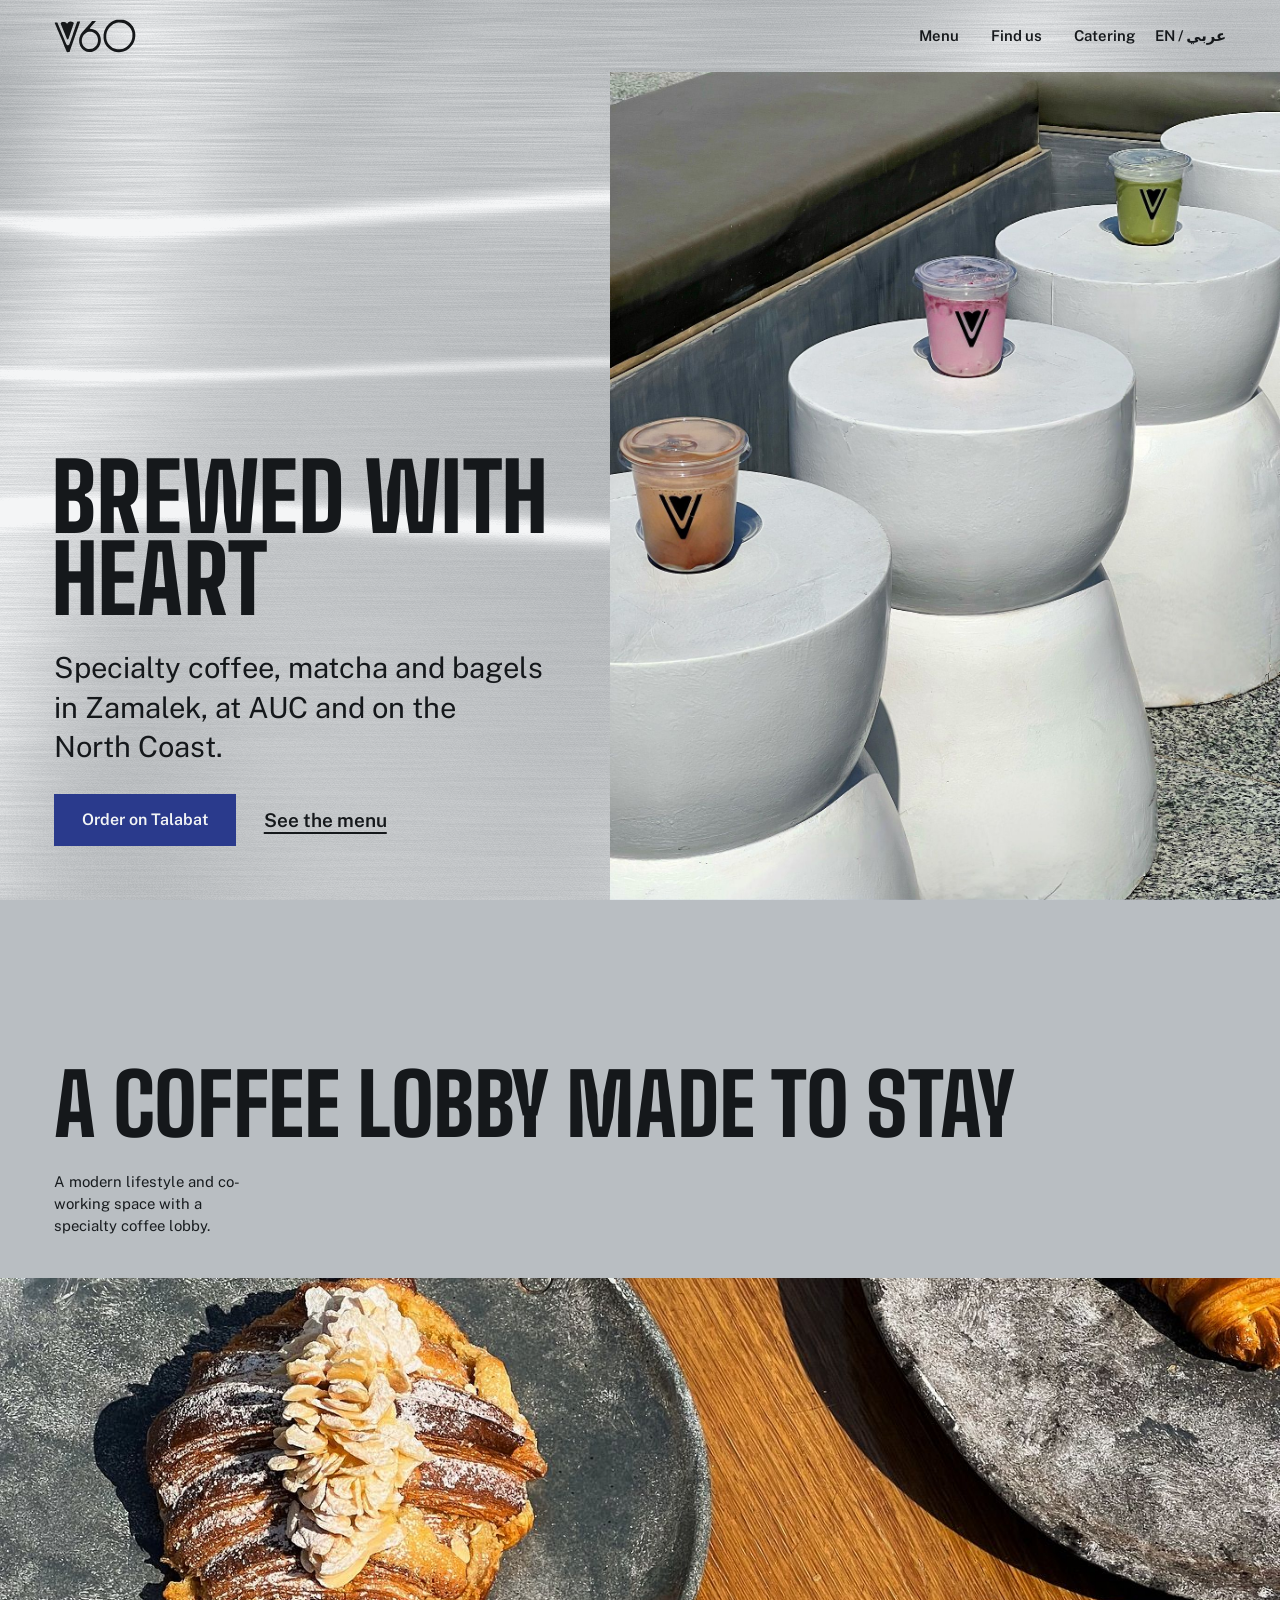
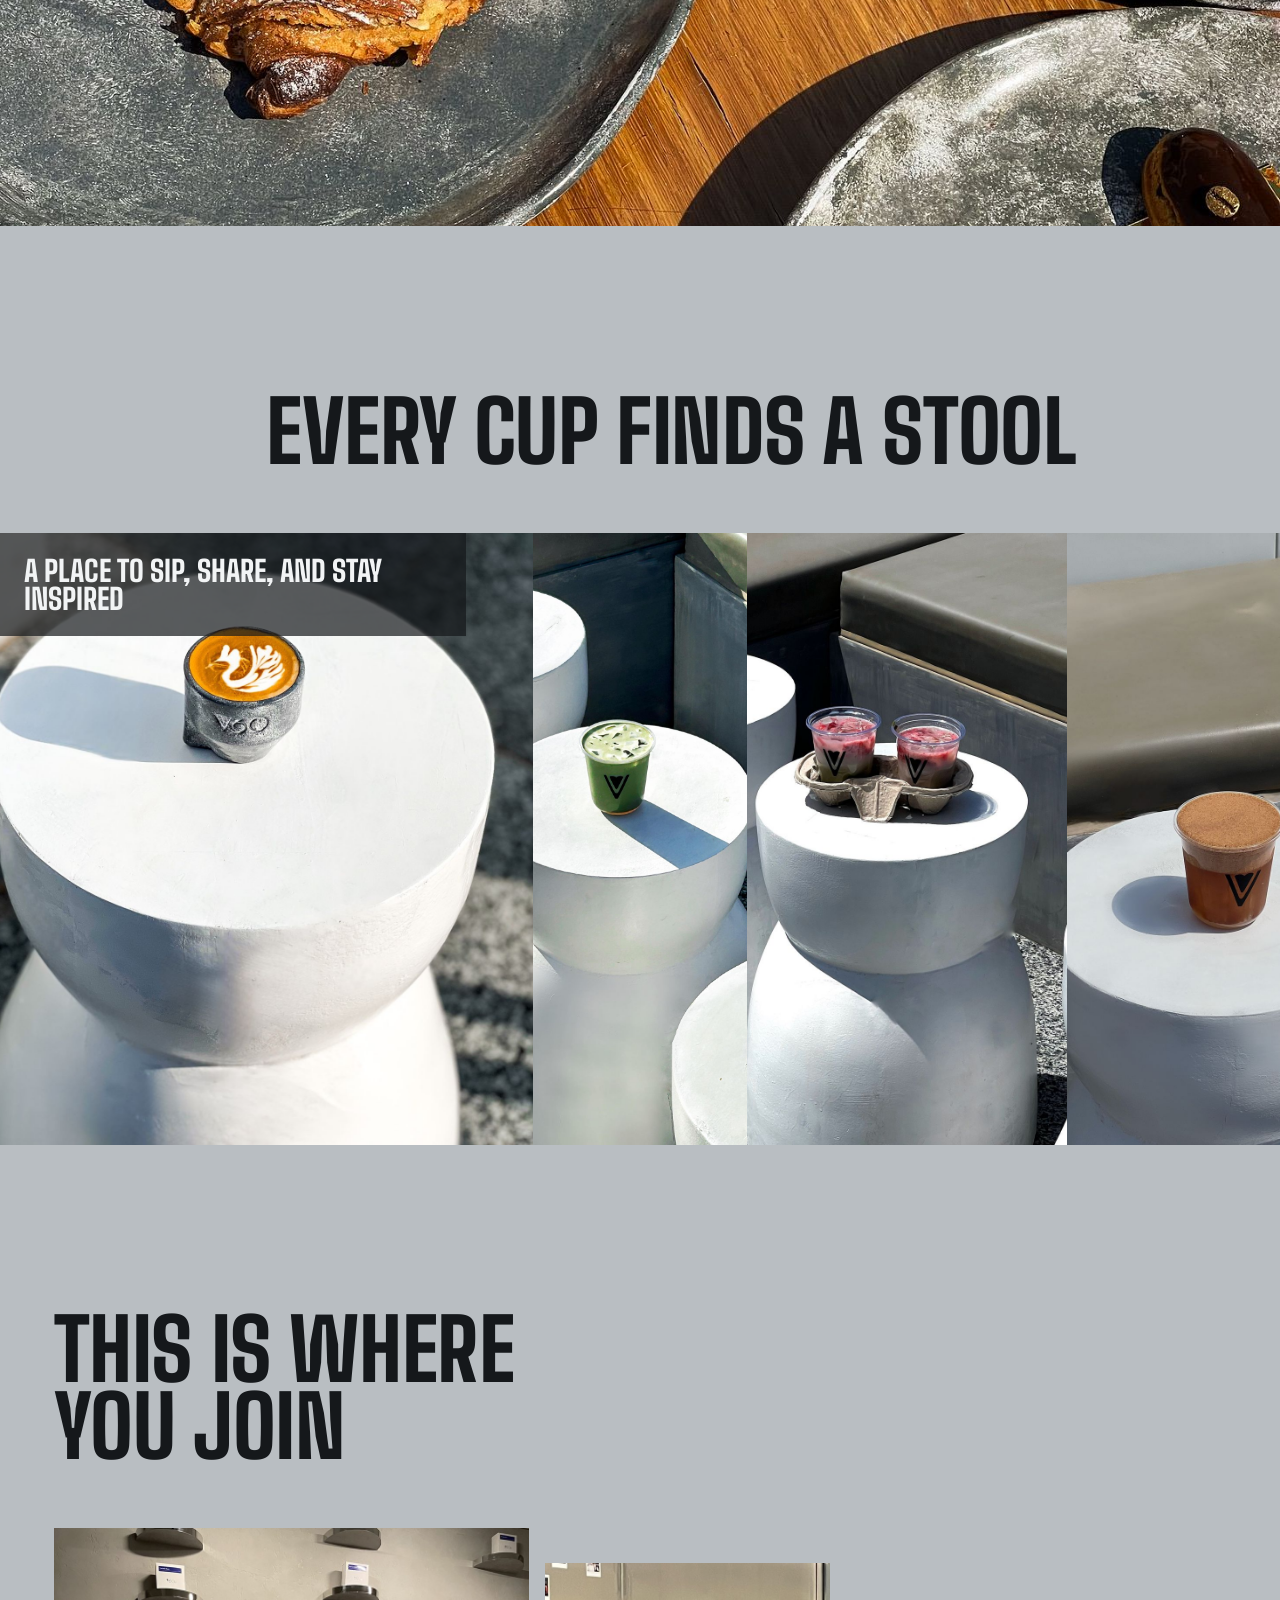
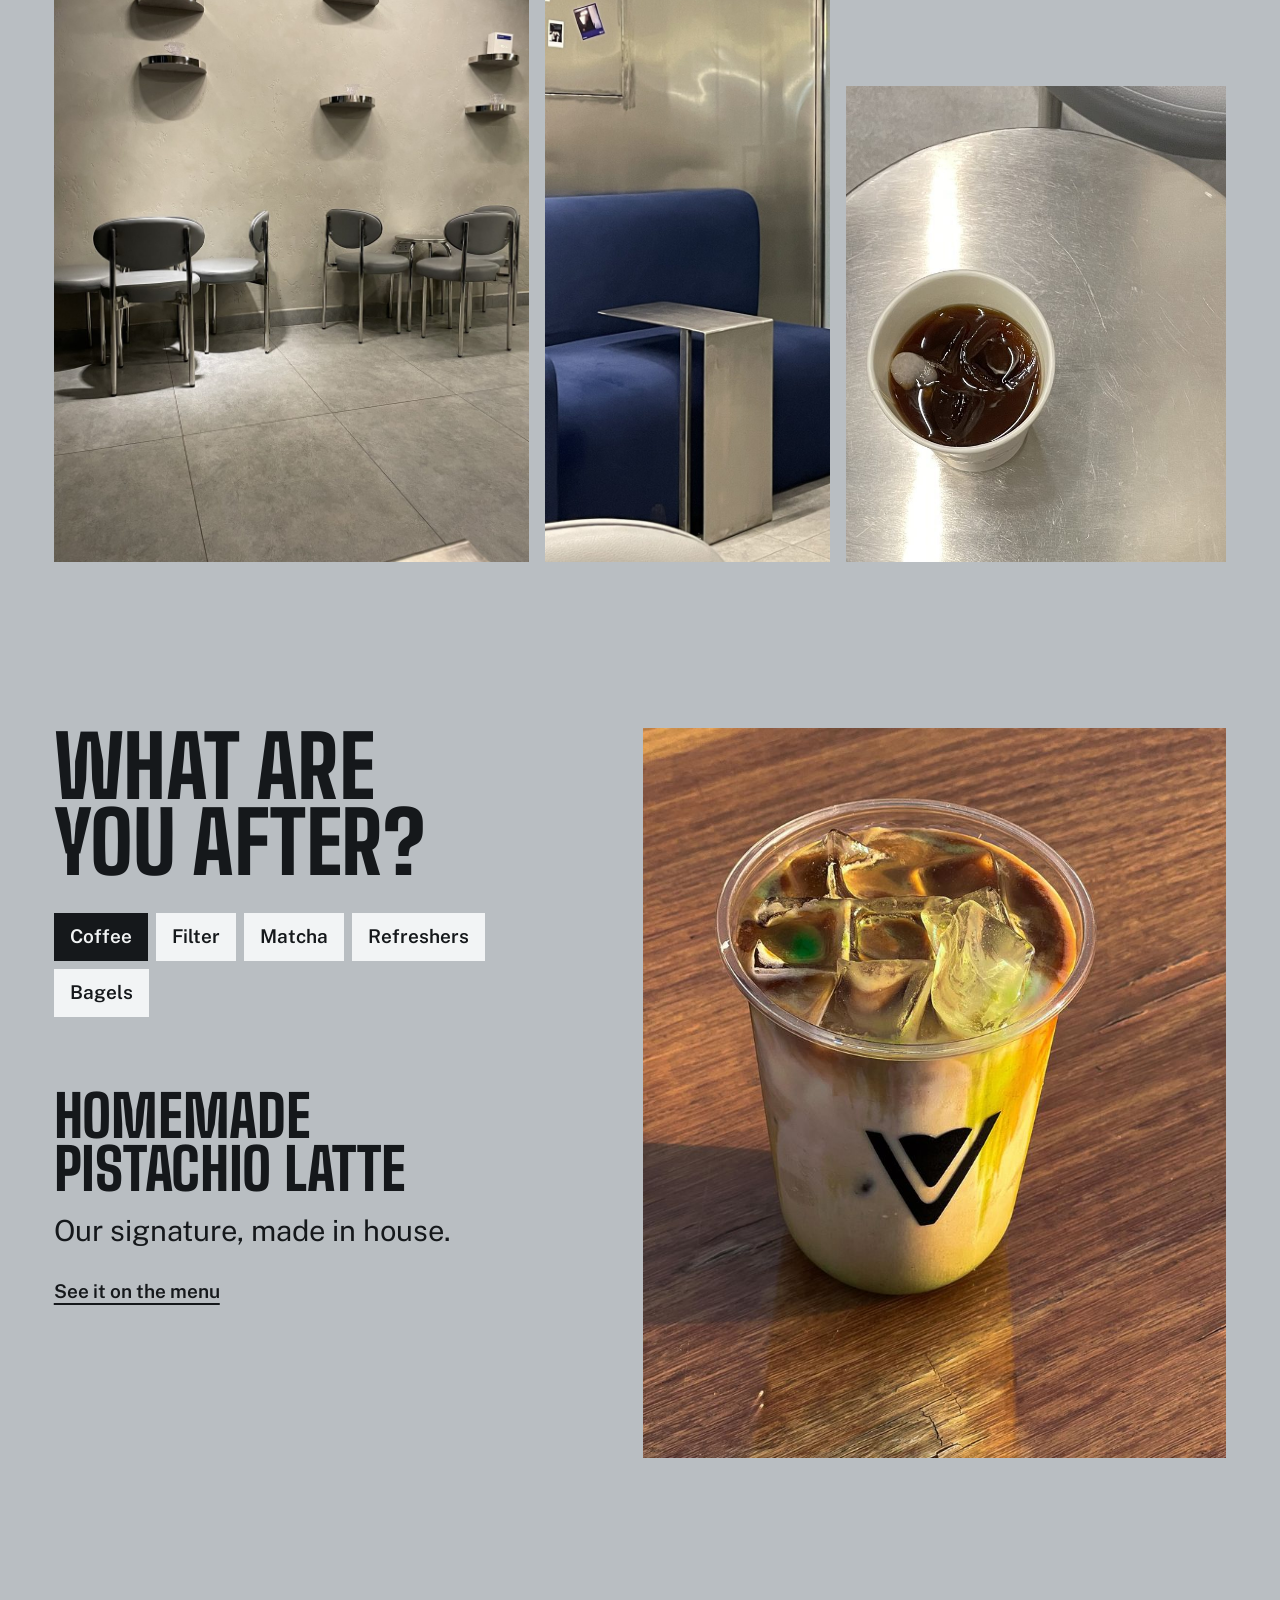
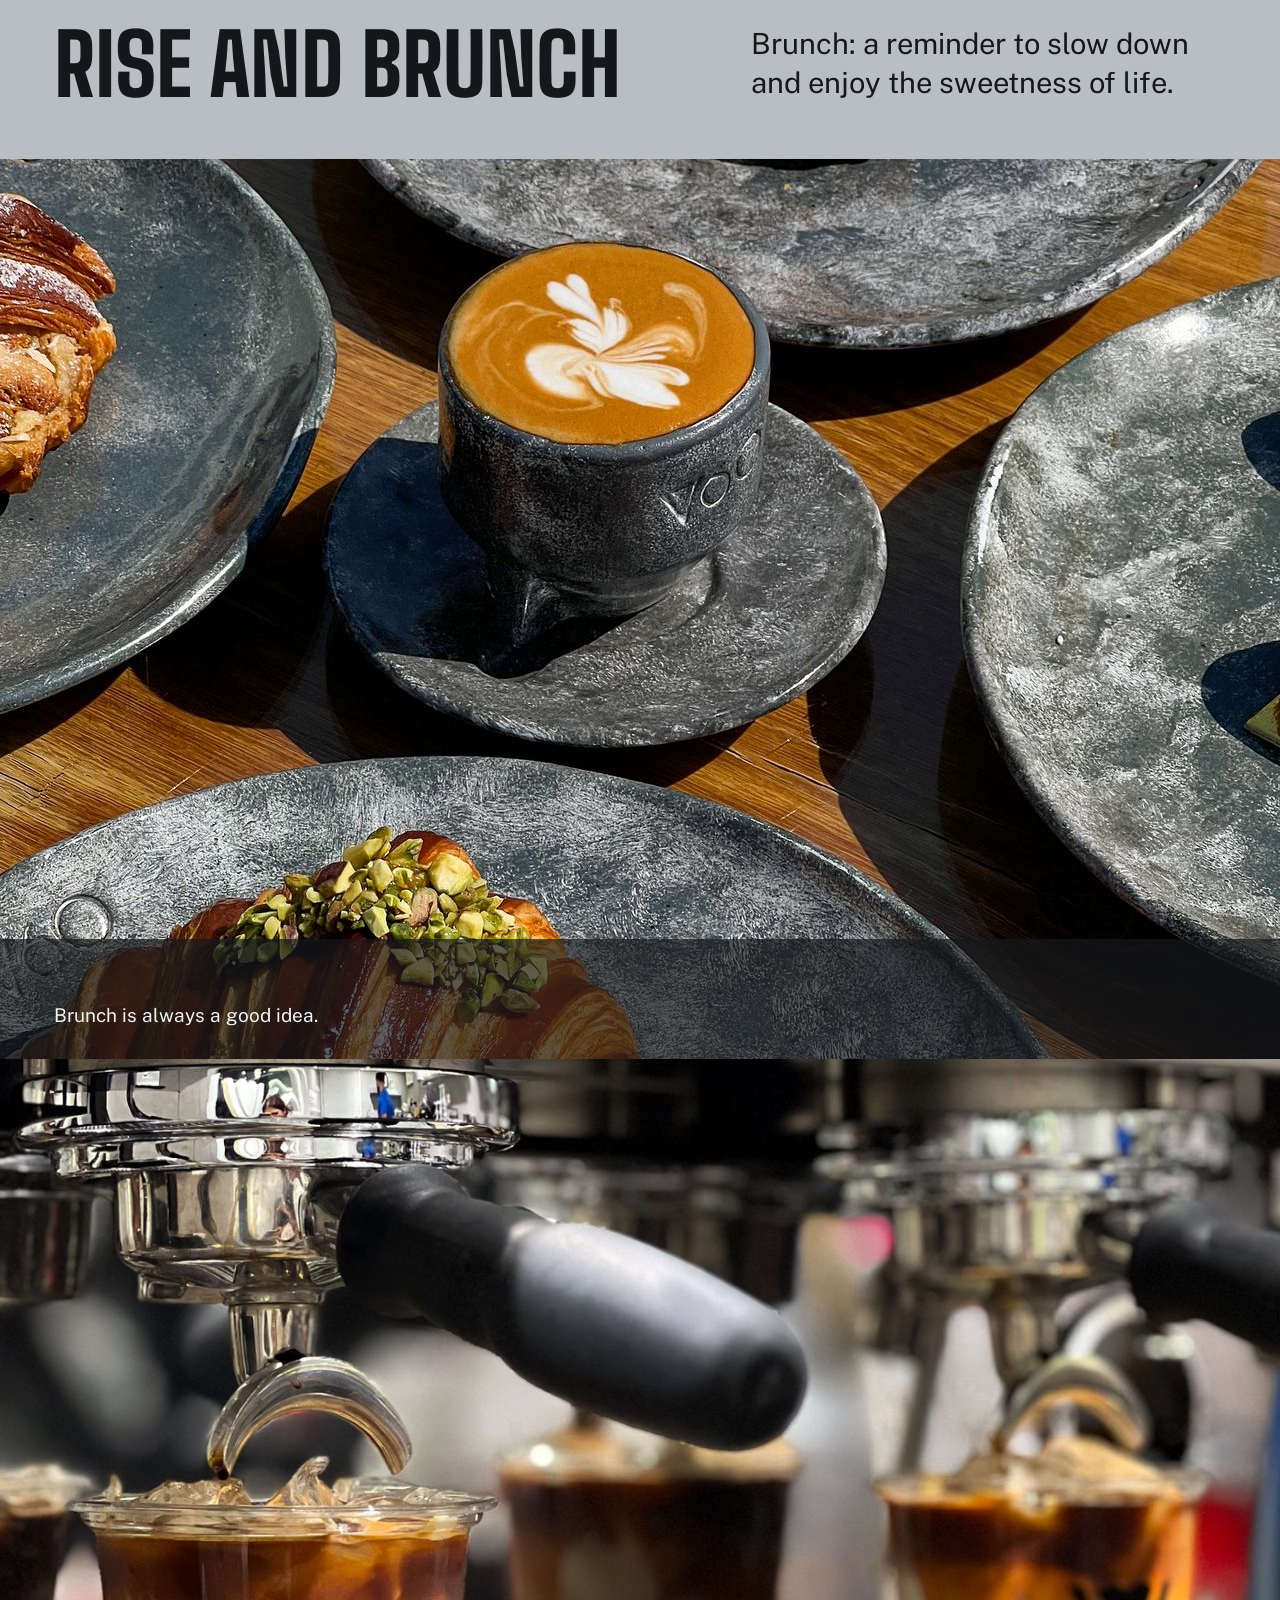
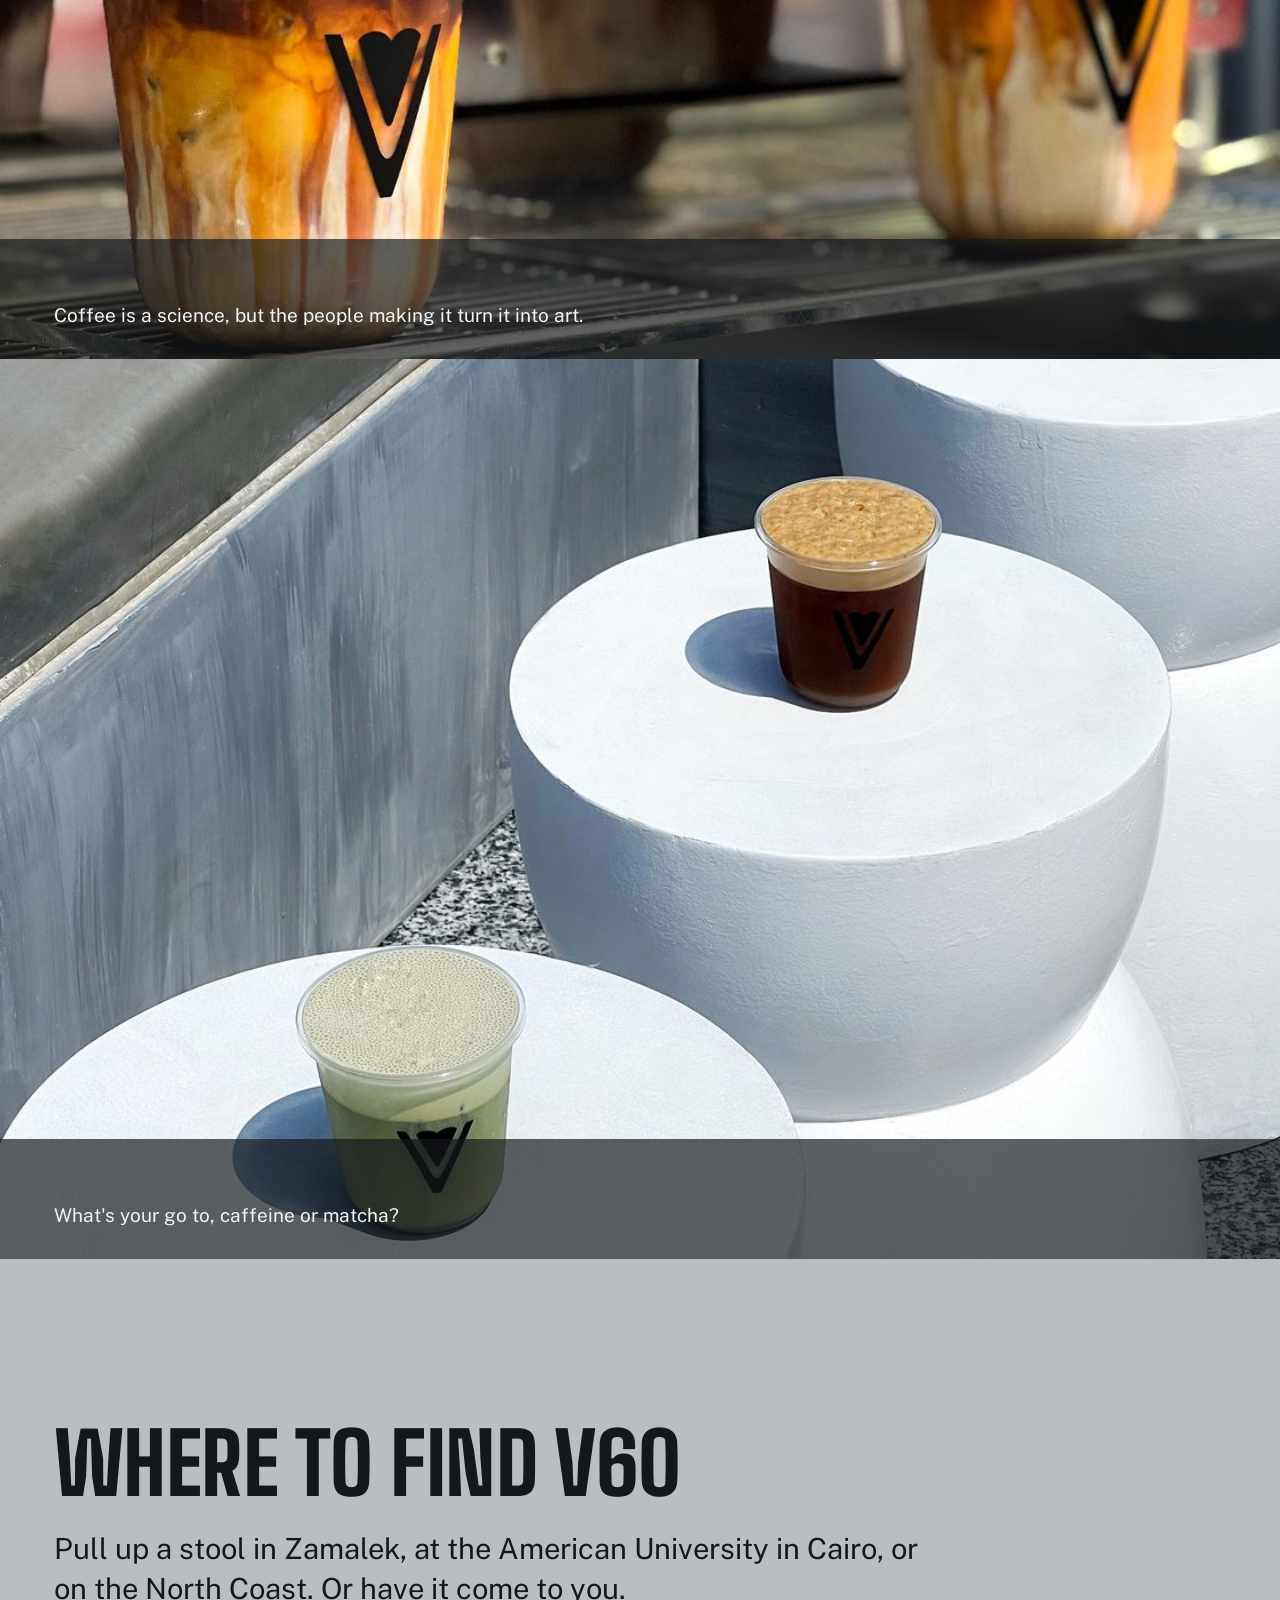
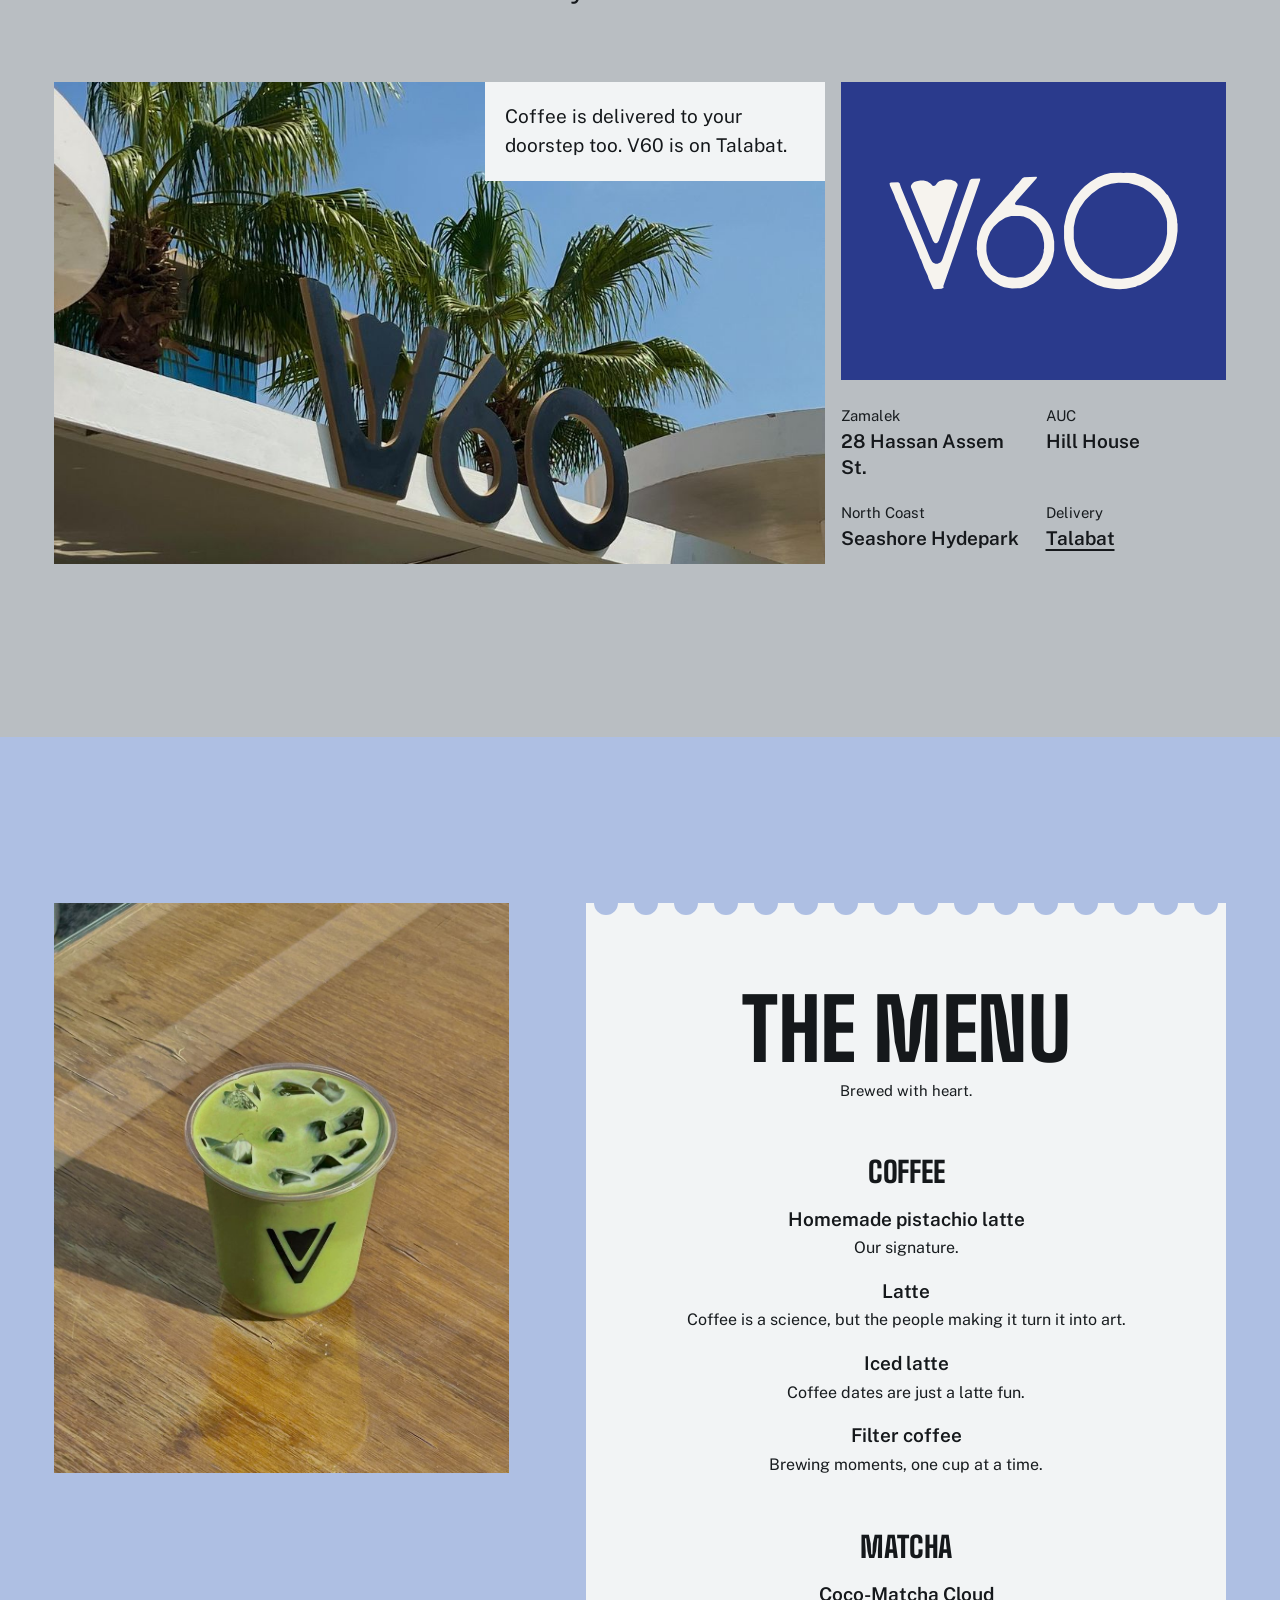
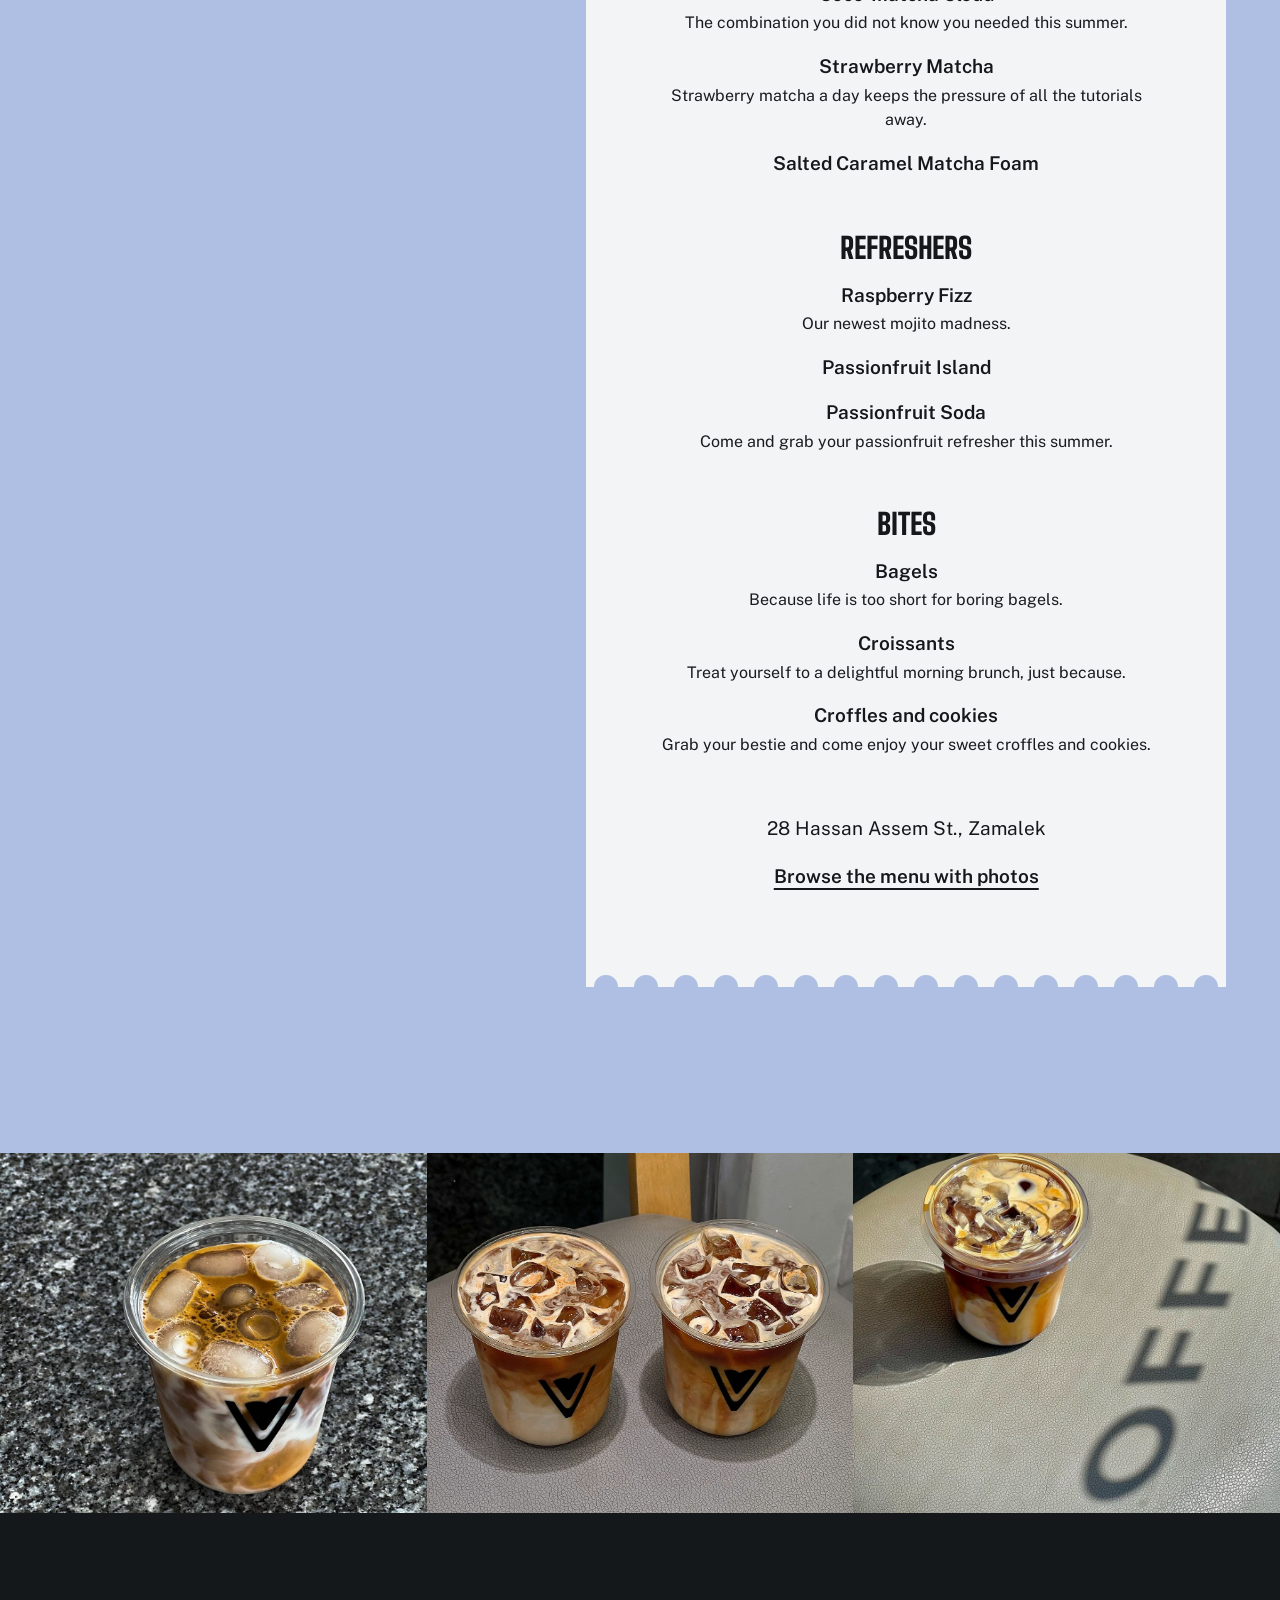
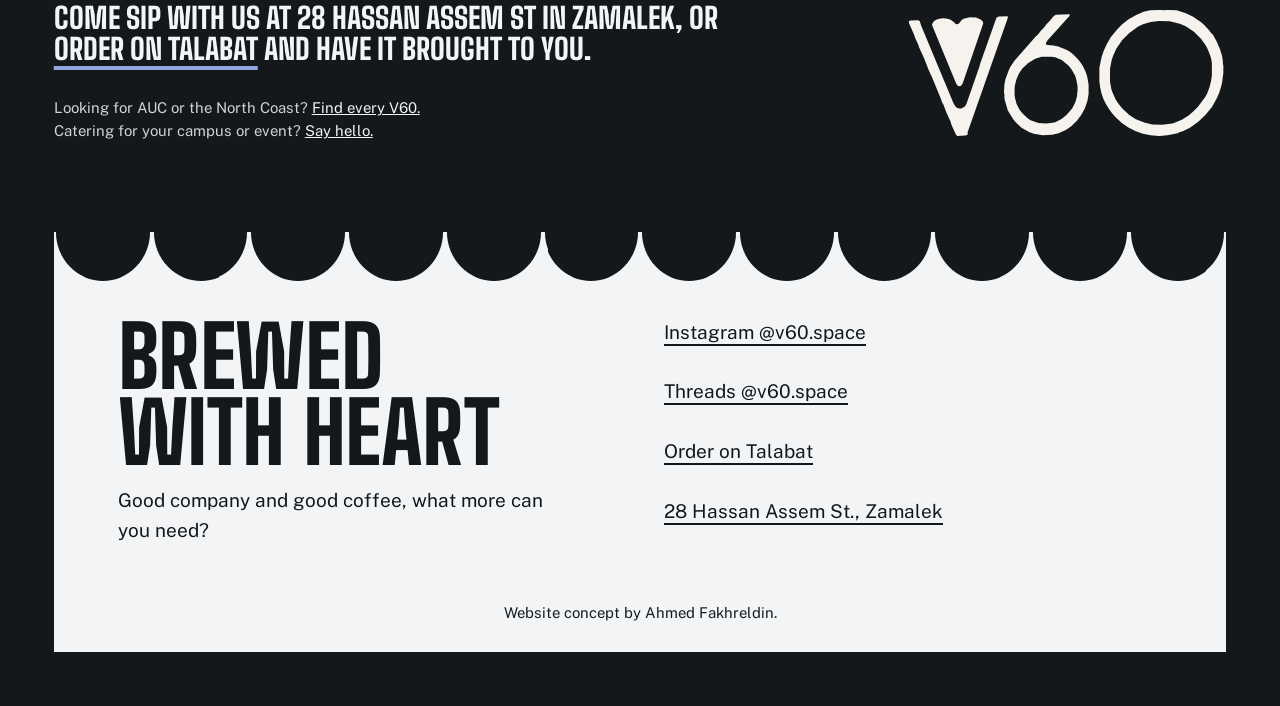
<file: index.html>
<!doctype html>
<html lang="en">
<head>
<meta charset="utf-8">
<meta name="viewport" content="width=device-width, initial-scale=1, minimum-scale=1">
<title>V60 Social Space and Coffee</title>
<meta name="description" content="Specialty coffee, matcha and bagels in Zamalek, at AUC and on the North Coast. Brewed with heart.">
<meta name="theme-color" content="#C4C9CC">
<link rel="icon" href="assets/logo-dark.svg" type="image/svg+xml">
<link rel="preload" as="font" type="font/woff2" href="assets/fonts/big-shoulders-latin-800-normal.woff2" crossorigin>
<link rel="preload" as="font" type="font/woff2" href="assets/fonts/public-sans-latin-400-normal.woff2" crossorigin>
<link rel="preload" as="font" type="font/woff2" href="assets/fonts/public-sans-latin-600-normal.woff2" crossorigin>
<link rel="preload" as="image" href="assets/img/hero-stools.jpg" fetchpriority="high">
<style>html.fl body{opacity:0}body{transition:opacity .25s ease}</style>
<script>document.documentElement.classList.add('fl','js');(function(){var d=document,h=d.documentElement,t;function done(){clearTimeout(t);h.classList.remove('fl');requestAnimationFrame(function(){h.classList.add('go')})}t=setTimeout(done,1200);if(d.fonts&&d.fonts.load){Promise.all([d.fonts.load('800 1em "Big Shoulders"'),d.fonts.load('400 1em "Public Sans"'),d.fonts.load('600 1em "Public Sans"')]).then(done,done)}else{done()}})();</script>
<link rel="stylesheet" href="assets/fonts.css?v=10">
<link rel="stylesheet" href="assets/styles.css?v=10">
</head>
<body>
<canvas id="steel-bg" aria-hidden="true"></canvas>

<header class="bar">
  <canvas class="steel-win" aria-hidden="true"></canvas>
  <a class="brand" href="index.html" aria-label="V60 Social Space and Coffee, home"><img src="assets/logo-dark.svg" alt="V60" width="82" height="34"></a>
  <nav class="links" aria-label="Main">
    <a href="menu.html">Menu</a>
    <a href="find.html">Find us</a>
    <a href="find.html#catering">Catering</a>
  </nav>
  <button class="lang" type="button" data-lang>EN / عربي</button>
  <a class="btn" href="https://www.talabat.com/egypt/v60-coffee" target="_blank" rel="noopener">Order on Talabat</a>
  <button class="burger" type="button" aria-expanded="false" aria-controls="panel-nav">Menu</button>
</header>
<nav class="panel-nav" id="panel-nav" aria-label="Main">
  <canvas class="steel-win" aria-hidden="true"></canvas>
  <a href="menu.html">Menu</a>
  <a href="find.html">Find us</a>
  <a href="find.html#catering">Catering</a>
  <button type="button" data-lang>EN / عربي</button>
</nav>

<main>
<section class="hero" aria-labelledby="top">
  <div class="hero-copy">
    <h1 id="top"><span class="ln"><span>Brewed with</span></span><span class="ln"><span style="--d:110ms">heart</span></span></h1>
    <p class="lead hero-fade">Specialty coffee, matcha and bagels in Zamalek, at AUC and on the North Coast.</p>
    <div class="hero-actions hero-fade">
      <a class="btn" href="https://www.talabat.com/egypt/v60-coffee" target="_blank" rel="noopener">Order on Talabat</a>
      <a class="tlink" href="menu.html">See the menu</a>
    </div>
  </div>
  <div class="hero-photo">
    <img src="assets/img/hero-stools.jpg" width="1440" height="1800" alt="Three drinks on three white concrete stools in hard sun: a brown iced drink, a pink one and an iced matcha, each in a cup with the black V60 mark.">
  </div>
</section>

<section class="intro" aria-labelledby="intro-h">
  <div class="wrap">
    <h2 class="head rv" id="intro-h">A coffee lobby made to stay</h2>
    <div class="caps rv" style="--d:80ms">
      <p>A modern lifestyle and co-working space with a specialty coffee lobby.</p>
    </div>
  </div>
  <figure class="pano rv" style="--d:120ms">
    <img src="assets/img/brunch-plates.jpg" width="1440" height="1440" alt="Croissants, a pistachio pastry and a latte on stone-grey plates on a honey wood table, seen from above." loading="lazy">
  </figure>
</section>

<section aria-labelledby="band-h">
  <div class="band-head">
    <h2 class="head rv" id="band-h">Every cup finds a stool</h2>
  </div>
  <div class="band">
    <figure class="panel">
      <img src="assets/img/latte-stool.jpg" width="1400" height="1400" alt="A latte with swan latte art in a grey V60 cup on top of a white concrete stool." loading="lazy">
      <figcaption class="panel-title">A place to sip, share, and stay inspired</figcaption>
    </figure>
    <figure class="panel"><img src="assets/img/iced-matcha-stool.jpg" width="1012" height="1800" alt="An iced matcha on a white stool beside two more stools." loading="lazy"></figure>
    <figure class="panel"><img src="assets/img/strawberry-matcha.jpg" width="1120" height="1400" alt="Two strawberry matcha drinks in a cardboard carrier on a stool." loading="lazy"></figure>
    <figure class="panel"><img src="assets/img/drinks-stool-brown.jpg" width="1120" height="1400" alt="A brown iced drink topped with foam, on a white stool against grey stone." loading="lazy"></figure>
  </div>
</section>

<section class="lobby" aria-labelledby="lobby-h">
  <div class="lobby-head">
    <h2 class="head rv" id="lobby-h">This is where you join</h2>
  </div>
  <div class="lobby-plate">
  <div class="lobby-grid">
    <figure class="a rv"><img src="assets/img/lobby-shelves-chairs.jpg" width="975" height="1300" alt="Grey leather and chrome chairs under a plaster wall of half-moon steel shelves holding white boxes of The Heart Blend and glass V60 drippers." loading="lazy"></figure>
    <figure class="b rv" style="--d:80ms"><img src="assets/img/lobby-sofa-steel.jpg" width="604" height="1300" alt="A cobalt velvet sofa with a brushed steel side table against a steel wall with a board of Polaroids." loading="lazy"></figure>
    <figure class="c rv" style="--d:160ms"><img src="assets/img/lobby-steel-table-coffee.jpg" width="1240" height="880" alt="An iced black coffee in a white cup on a round brushed steel table, seen from above, between two grey leather stools." loading="lazy"></figure>
  </div>
  </div>
</section>

<section class="pick" aria-labelledby="pick-h">
  <h2 class="head rv" id="pick-h">What are you after?</h2>
  <fieldset class="chips rv" data-picker>
    <legend class="sr">Pick a mood</legend>
    <input type="radio" name="mood" id="m-coffee" value="coffee" checked><label for="m-coffee">Coffee</label>
    <input type="radio" name="mood" id="m-filter" value="filter"><label for="m-filter">Filter</label>
    <input type="radio" name="mood" id="m-matcha" value="matcha"><label for="m-matcha">Matcha</label>
    <input type="radio" name="mood" id="m-fizz" value="fizz"><label for="m-fizz">Refreshers</label>
    <input type="radio" name="mood" id="m-bagel" value="bagel"><label for="m-bagel">Bagels</label>
  </fieldset>
  <div class="pick-photo rv" style="--d:100ms">
    <img src="assets/img/pistachio-latte.jpg" width="787" height="1400" alt="An iced pistachio latte in a clear cup with the V60 mark, on a honey wood table." data-pick-img loading="lazy">
  </div>
  <div class="pick-out" aria-live="polite">
    <h3 data-pick-name>Homemade pistachio latte</h3>
    <p data-pick-line>Our signature, made in house.</p>
    <a class="tlink" href="menu.html#coffee" data-pick-link>See it on the menu</a>
  </div>
</section>

<section aria-labelledby="seq-h">
  <div class="seq-intro">
    <h2 class="head rv" id="seq-h">Rise and brunch</h2>
    <p class="rv" style="--d:80ms">Brunch: a reminder to slow down and enjoy the sweetness of life.</p>
  </div>
  <div class="seq">
    <figure>
      <img src="assets/img/croissants.jpg" width="1280" height="1600" alt="Croissants and pastries on stone plates beside a latte, in hard daylight." loading="lazy">
      <figcaption>Brunch is always a good idea.</figcaption>
    </figure>
    <figure>
      <img src="assets/img/espresso-pour.jpg" width="1400" height="1400" alt="Two iced lattes pulling on the espresso machine." loading="lazy">
      <figcaption>Coffee is a science, but the people making it turn it into art.</figcaption>
    </figure>
    <figure>
      <img src="assets/img/two-drinks-stools.jpg" width="1120" height="1400" alt="An iced coffee and an iced matcha on two white stools." loading="lazy">
      <figcaption>What's your go to, caffeine or matcha?</figcaption>
    </figure>
  </div>
</section>

<section class="about" aria-labelledby="about-h">
  <h2 class="head" id="about-h">Where to find V60</h2>
  <p class="lead">Pull up a stool in Zamalek, at the American University in Cairo, or on the North Coast. Or have it come to you.</p>
  <div class="tiles">
    <figure class="photo-wide rv" style="margin:0">
      <img src="assets/img/sign-palms-booth.jpg" width="1012" height="1800" alt="The V60 sign in dark letters with gold edges above a coffee stand, under palm trees and blue sky." loading="lazy">
      <p class="note">Coffee is delivered to your doorstep too. V60 is on Talabat.</p>
    </figure>
    <div class="rv" style="--d:100ms">
      <div class="tile-cobalt"><img src="assets/logo-light.svg" width="748" height="309" alt="V60" loading="lazy"></div>
      <dl class="facts">
        <div><dt>Zamalek</dt><dd>28 Hassan Assem St.</dd></div>
        <div><dt>AUC</dt><dd>Hill House</dd></div>
        <div><dt>North Coast</dt><dd>Seashore Hydepark</dd></div>
        <div><dt>Delivery</dt><dd><a href="https://www.talabat.com/egypt/v60-coffee" target="_blank" rel="noopener">Talabat</a></dd></div>
      </dl>
    </div>
  </div>
</section>

<section class="sheet-ground" aria-labelledby="sheet-h">
  <figure class="sheet-photo"><img src="assets/img/coco-matcha-cloud.jpg" width="1043" height="1200" alt="Coco-Matcha Cloud, an iced matcha in a clear cup on a honey wood table." loading="lazy"></figure>
  <div class="sheet rv">
    <h2 id="sheet-h">The menu</h2>
    <p class="sub">Brewed with heart.</p>
    <div class="sheet-group">
      <h3>Coffee</h3>
      <ul>
        <li><b>Homemade pistachio latte</b><span>Our signature.</span></li>
        <li><b>Latte</b><span>Coffee is a science, but the people making it turn it into art.</span></li>
        <li><b>Iced latte</b><span>Coffee dates are just a latte fun.</span></li>
        <li><b>Filter coffee</b><span>Brewing moments, one cup at a time.</span></li>
      </ul>
    </div>
    <div class="sheet-group">
      <h3>Matcha</h3>
      <ul>
        <li><b>Coco-Matcha Cloud</b><span>The combination you did not know you needed this summer.</span></li>
        <li><b>Strawberry Matcha</b><span>Strawberry matcha a day keeps the pressure of all the tutorials away.</span></li>
        <li><b>Salted Caramel Matcha Foam</b></li>
      </ul>
    </div>
    <div class="sheet-group">
      <h3>Refreshers</h3>
      <ul>
        <li><b>Raspberry Fizz</b><span>Our newest mojito madness.</span></li>
        <li><b>Passionfruit Island</b></li>
        <li><b>Passionfruit Soda</b><span>Come and grab your passionfruit refresher this summer.</span></li>
      </ul>
    </div>
    <div class="sheet-group">
      <h3>Bites</h3>
      <ul>
        <li><b>Bagels</b><span>Because life is too short for boring bagels.</span></li>
        <li><b>Croissants</b><span>Treat yourself to a delightful morning brunch, just because.</span></li>
        <li><b>Croffles and cookies</b><span>Grab your bestie and come enjoy your sweet croffles and cookies.</span></li>
      </ul>
    </div>
    <div class="sheet-end">
      <span>28 Hassan Assem St., Zamalek</span>
      <a class="tlink" href="menu.html">Browse the menu with photos</a>
    </div>
  </div>
</section>

<div class="end">
  <div class="strip">
    <img src="assets/img/iced-granite.jpg" width="1200" height="1200" alt="An iced coffee with foam on speckled black granite." loading="lazy">
    <img src="assets/img/iced-lattes-pair.jpg" width="1200" height="1200" alt="Two iced lattes with cold foam on a grey table." loading="lazy">
    <img src="assets/img/iced-cream-stool.jpg" width="960" height="1200" alt="An iced coffee topped with cream on a grey leather stool." loading="lazy">
  </div>
  <section class="field" aria-labelledby="cta-h">
    <div>
      <h2 class="sr" id="cta-h">Come sip with us</h2>
      <p class="say rv">Come sip with us at 28 Hassan Assem St in Zamalek, or <a href="https://www.talabat.com/egypt/v60-coffee" target="_blank" rel="noopener">order on Talabat</a> and have it brought to you.</p>
      <p class="small rv" style="--d:80ms">Looking for AUC or the North Coast? <a href="find.html">Find every V60.</a><br>Catering for your campus or event? <a href="find.html#catering">Say hello.</a></p>
    </div>
    <img src="assets/logo-light.svg" width="748" height="309" alt="V60" loading="lazy">
  </section>

  <footer class="card" aria-label="V60 contact">
    <div>
      <h2>Brewed with heart</h2>
      <p class="msg">Good company and good coffee, what more can you need?</p>
    </div>
    <div class="addr">
      <a href="https://www.instagram.com/v60.space/" target="_blank" rel="noopener">Instagram @v60.space</a>
      <a href="https://www.threads.com/@v60.space" target="_blank" rel="noopener">Threads @v60.space</a>
      <a href="https://www.talabat.com/egypt/v60-coffee" target="_blank" rel="noopener">Order on Talabat</a>
      <a href="https://www.google.com/maps/search/?api=1&amp;query=V60+Social+Space+and+Coffee+28+Hassan+Assem+St+Zamalek" target="_blank" rel="noopener">28 Hassan Assem St., Zamalek</a>
    </div>
    <p class="imprint">Website concept by Ahmed Fakhreldin.</p>
  </footer>
  <div class="tail"></div>
</div>
</main>

<dialog id="lang-dialog" aria-label="Language">
  <p>Arabic is not in this preview. It will be live in the final version.</p>
  <button class="btn" type="button" data-close>Got it</button>
</dialog>

<script src="assets/app.js?v=10" defer></script>
</body>
</html>
</file>
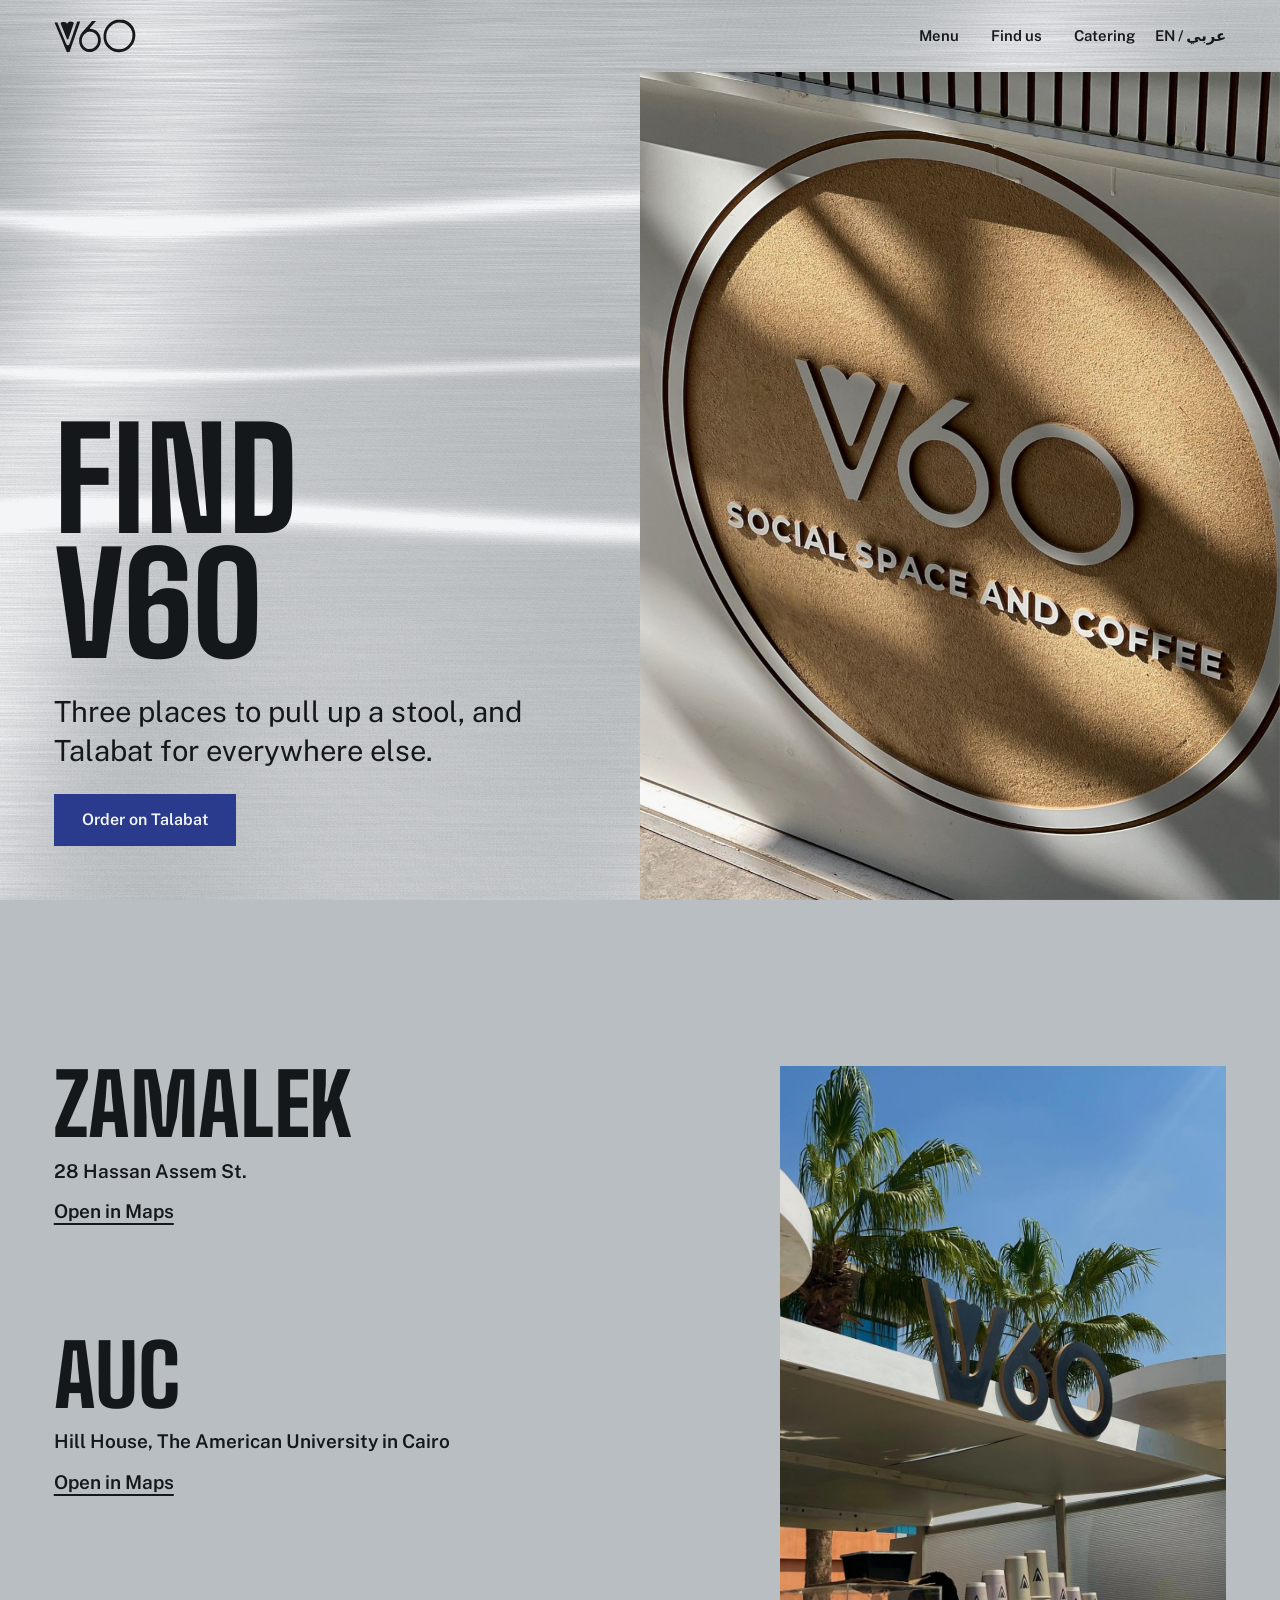
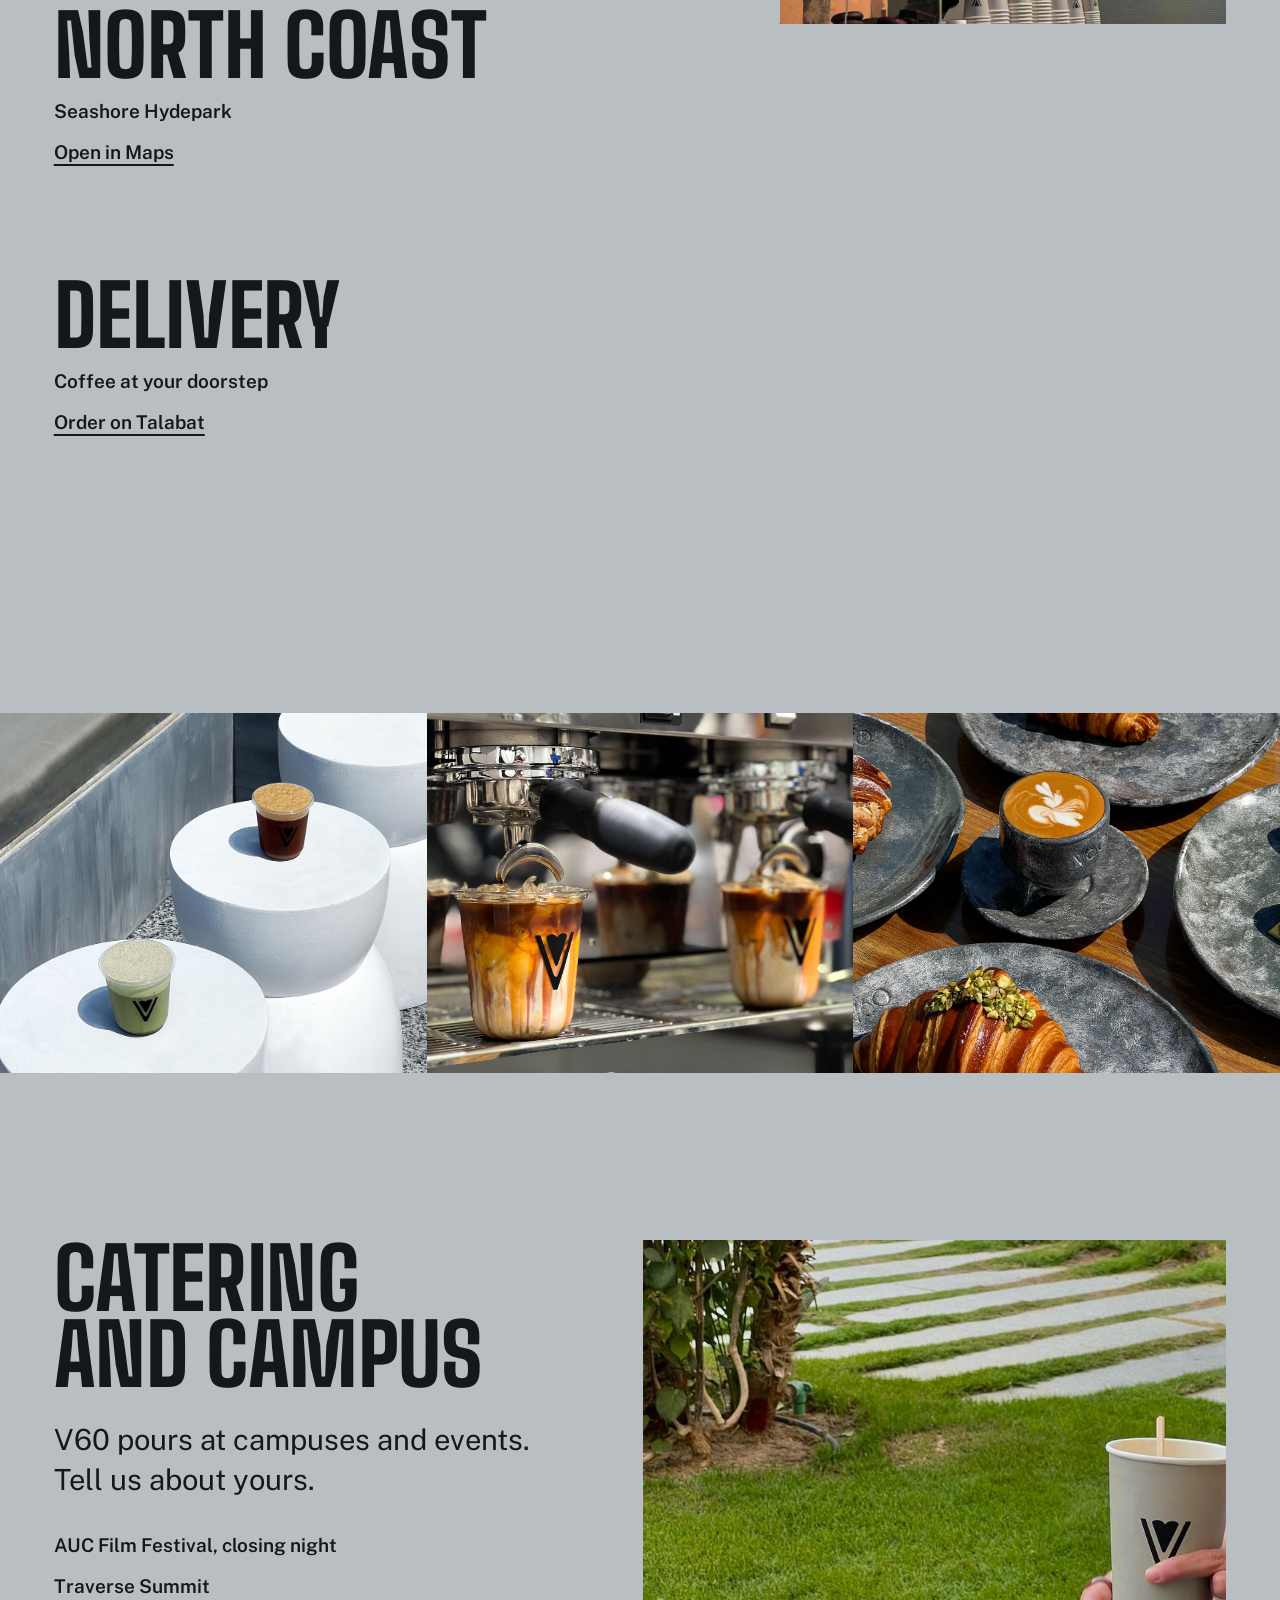
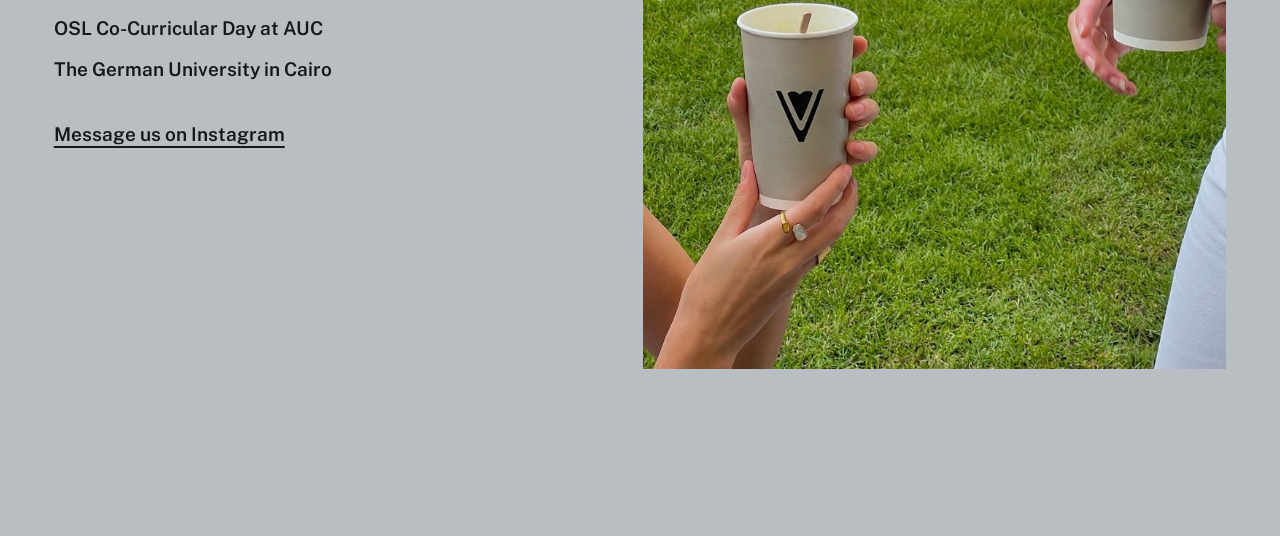
<file: find.html>
<!doctype html>
<html lang="en">
<head>
<meta charset="utf-8">
<meta name="viewport" content="width=device-width, initial-scale=1, minimum-scale=1">
<title>Find us | V60 Social Space and Coffee</title>
<meta name="description" content="V60 in Zamalek, at AUC and on the North Coast. Delivery on Talabat. Catering for campuses and events.">
<meta name="theme-color" content="#C4C9CC">
<link rel="icon" href="assets/logo-dark.svg" type="image/svg+xml">
<link rel="preload" as="font" type="font/woff2" href="assets/fonts/big-shoulders-latin-800-normal.woff2" crossorigin>
<link rel="preload" as="font" type="font/woff2" href="assets/fonts/public-sans-latin-400-normal.woff2" crossorigin>
<link rel="preload" as="font" type="font/woff2" href="assets/fonts/public-sans-latin-600-normal.woff2" crossorigin>
<style>html.fl body{opacity:0}body{transition:opacity .25s ease}</style>
<script>document.documentElement.classList.add('fl','js');(function(){var d=document,h=d.documentElement,t;function done(){clearTimeout(t);h.classList.remove('fl');requestAnimationFrame(function(){h.classList.add('go')})}t=setTimeout(done,1200);if(d.fonts&&d.fonts.load){Promise.all([d.fonts.load('800 1em "Big Shoulders"'),d.fonts.load('400 1em "Public Sans"'),d.fonts.load('600 1em "Public Sans"')]).then(done,done)}else{done()}})();</script>
<link rel="stylesheet" href="assets/fonts.css?v=10">
<link rel="stylesheet" href="assets/styles.css?v=10">
</head>
<body>
<canvas id="steel-bg" aria-hidden="true"></canvas>

<header class="bar">
  <canvas class="steel-win" aria-hidden="true"></canvas>
  <a class="brand" href="index.html" aria-label="V60 Social Space and Coffee, home"><img src="assets/logo-dark.svg" alt="V60" width="82" height="34"></a>
  <nav class="links" aria-label="Main">
    <a href="menu.html">Menu</a>
    <a href="find.html" aria-current="page">Find us</a>
    <a href="find.html#catering">Catering</a>
  </nav>
  <button class="lang" type="button" data-lang>EN / عربي</button>
  <a class="btn" href="https://www.talabat.com/egypt/v60-coffee" target="_blank" rel="noopener">Order on Talabat</a>
  <button class="burger" type="button" aria-expanded="false" aria-controls="panel-nav">Menu</button>
</header>
<nav class="panel-nav" id="panel-nav" aria-label="Main">
  <canvas class="steel-win" aria-hidden="true"></canvas>
  <a href="menu.html">Menu</a>
  <a href="find.html">Find us</a>
  <a href="find.html#catering">Catering</a>
  <button type="button" data-lang>EN / عربي</button>
</nav>

<main>
  <section class="find-top" aria-labelledby="find-h">
    <div class="copy">
      <h1 id="find-h"><span class="ln"><span>Find</span></span><span class="ln"><span style="--d:110ms">V60</span></span></h1>
      <p class="lead hero-fade">Three places to pull up a stool, and Talabat for everywhere else.</p>
      <div class="hero-actions hero-fade">
        <a class="btn" href="https://www.talabat.com/egypt/v60-coffee" target="_blank" rel="noopener">Order on Talabat</a>
      </div>
    </div>
    <div class="ph">
      <img src="assets/img/sign-cork.jpg" width="1120" height="1400" alt="The round cork V60 Social Space and Coffee sign with white cut letters, striped by sunlight.">
    </div>
  </section>

  <section class="where" aria-labelledby="where-h">
    <h2 class="sr" id="where-h">Locations</h2>
    <ul>
      <li class="rv">
        <h2>Zamalek</h2>
        <div class="info"><b>28 Hassan Assem St.</b><a class="tlink" href="https://www.google.com/maps/search/?api=1&amp;query=V60+Social+Space+and+Coffee+28+Hassan+Assem+St+Zamalek" target="_blank" rel="noopener">Open in Maps</a></div>
      </li>
      <li class="rv">
        <h2>AUC</h2>
        <div class="info"><b>Hill House, The American University in Cairo</b><a class="tlink" href="https://www.google.com/maps/search/?api=1&amp;query=V60+Hill+House+American+University+in+Cairo" target="_blank" rel="noopener">Open in Maps</a></div>
      </li>
      <li class="rv">
        <h2>North Coast</h2>
        <div class="info"><b>Seashore Hydepark</b><a class="tlink" href="https://www.google.com/maps/search/?api=1&amp;query=V60+Seashore+Hydepark+North+Coast" target="_blank" rel="noopener">Open in Maps</a></div>
      </li>
      <li class="rv">
        <h2>Delivery</h2>
        <div class="info"><b>Coffee at your doorstep</b><a class="tlink" href="https://www.talabat.com/egypt/v60-coffee" target="_blank" rel="noopener">Order on Talabat</a></div>
      </li>
    </ul>
    <figure class="rv" style="--d:100ms"><img src="assets/img/sign-palms-booth.jpg" width="1012" height="1800" alt="The V60 sign in dark letters with gold edges above a coffee stand, under palm trees and blue sky." loading="lazy"></figure>
  </section>

  <div class="strip pad">
    <img src="assets/img/two-drinks-stools.jpg" width="1120" height="1400" alt="An iced coffee and an iced matcha on two white stools." loading="lazy">
    <img src="assets/img/espresso-pour.jpg" width="1400" height="1400" alt="Two iced lattes pulling on the espresso machine." loading="lazy">
    <img src="assets/img/croissants.jpg" width="1280" height="1600" alt="Croissants and pastries on stone plates beside a latte." loading="lazy">
  </div>

  <section class="cater" id="catering" aria-labelledby="cater-h">
    <div>
      <h2 class="head rv" id="cater-h">Catering and campus</h2>
      <p class="lead rv" style="--d:80ms">V60 pours at campuses and events. Tell us about yours.</p>
      <ul class="rv" style="--d:120ms">
        <li>AUC Film Festival, closing night</li>
        <li>Traverse Summit</li>
        <li>OSL Co-Curricular Day at AUC</li>
        <li>The German University in Cairo</li>
      </ul>
      <a class="tlink rv" href="https://www.instagram.com/v60.space/" target="_blank" rel="noopener">Message us on Instagram</a>
    </div>
    <figure class="ph rv" style="--d:100ms"><img src="assets/img/matcha-lawn.jpg" width="898" height="1000" alt="A hand holding a V60 cup of iced matcha on a sunny lawn." loading="lazy"></figure>
  </section>

  <div style="height:var(--gap)"></div>
</main>

<dialog id="lang-dialog" aria-label="Language">
  <p>Arabic is not in this preview. It will be live in the final version.</p>
  <button class="btn" type="button" data-close>Got it</button>
</dialog>
<script src="assets/app.js?v=10" defer></script>
</body>
</html>
</file>
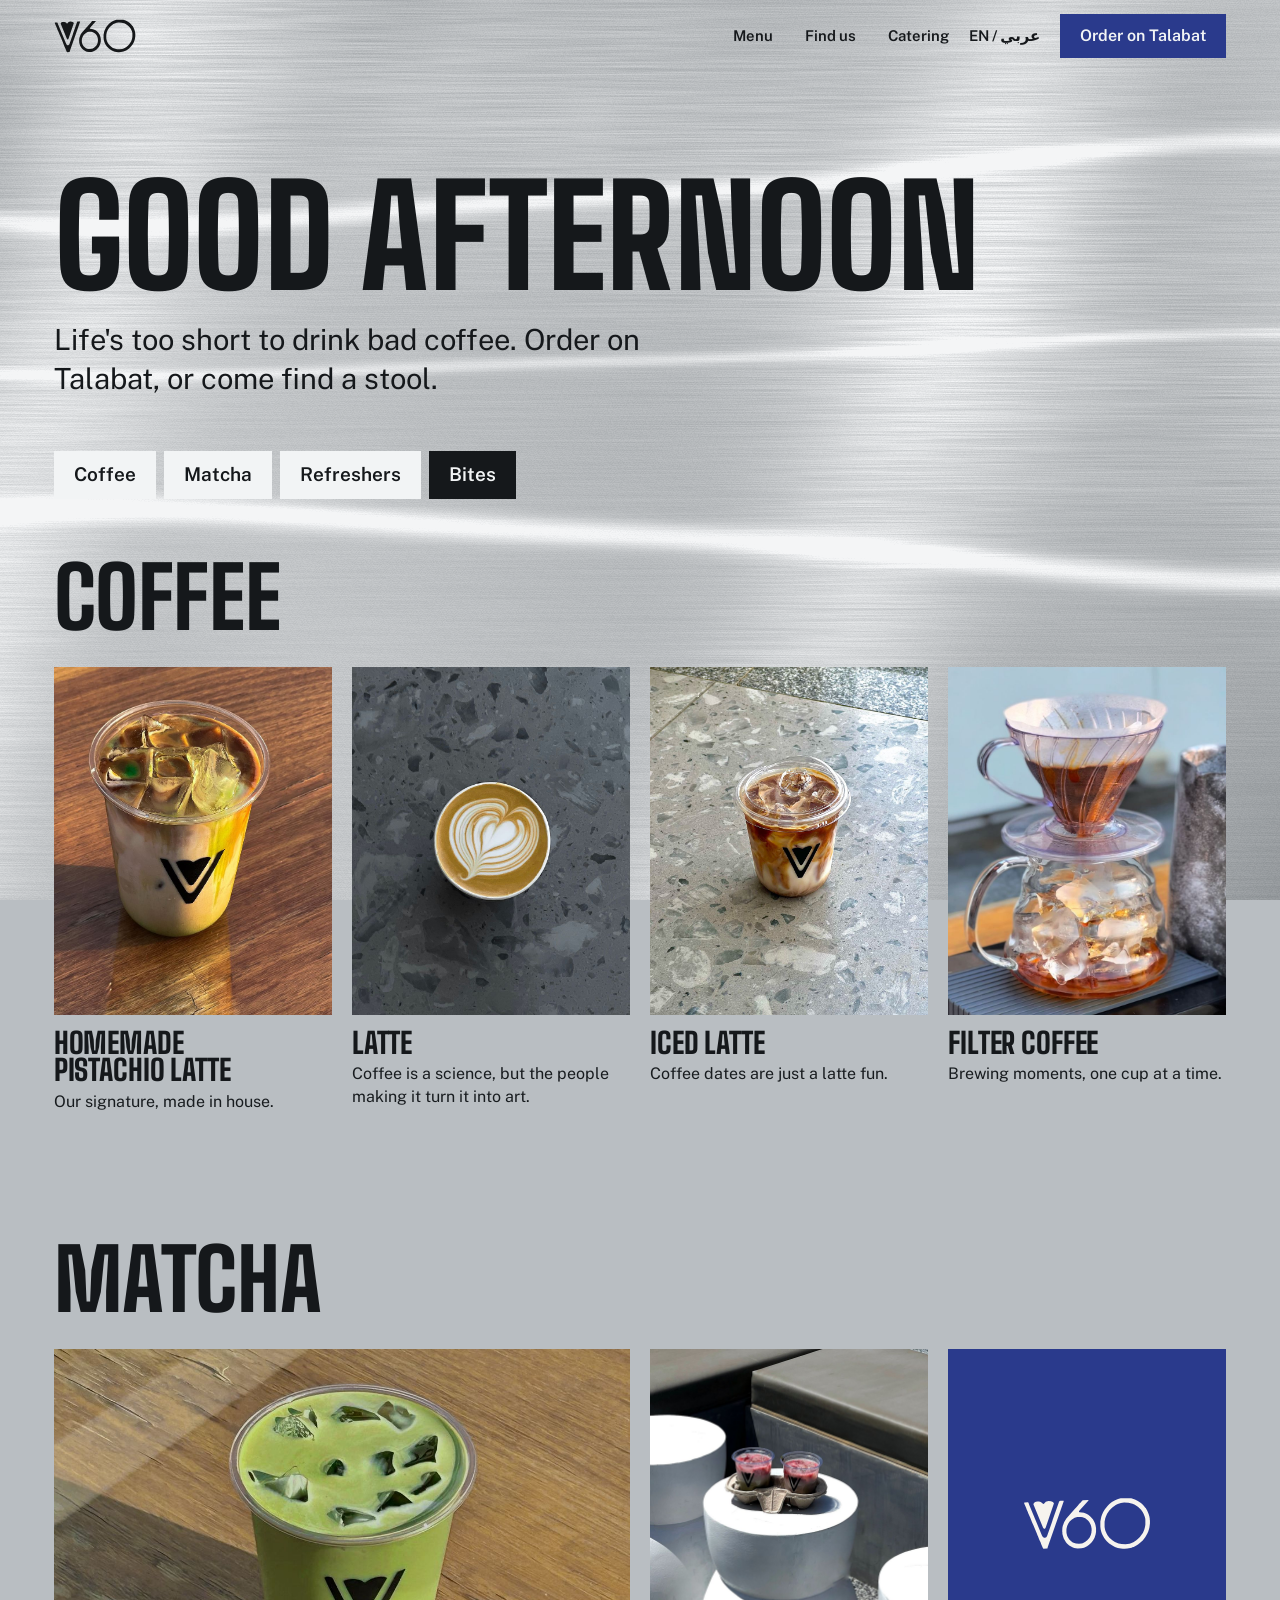
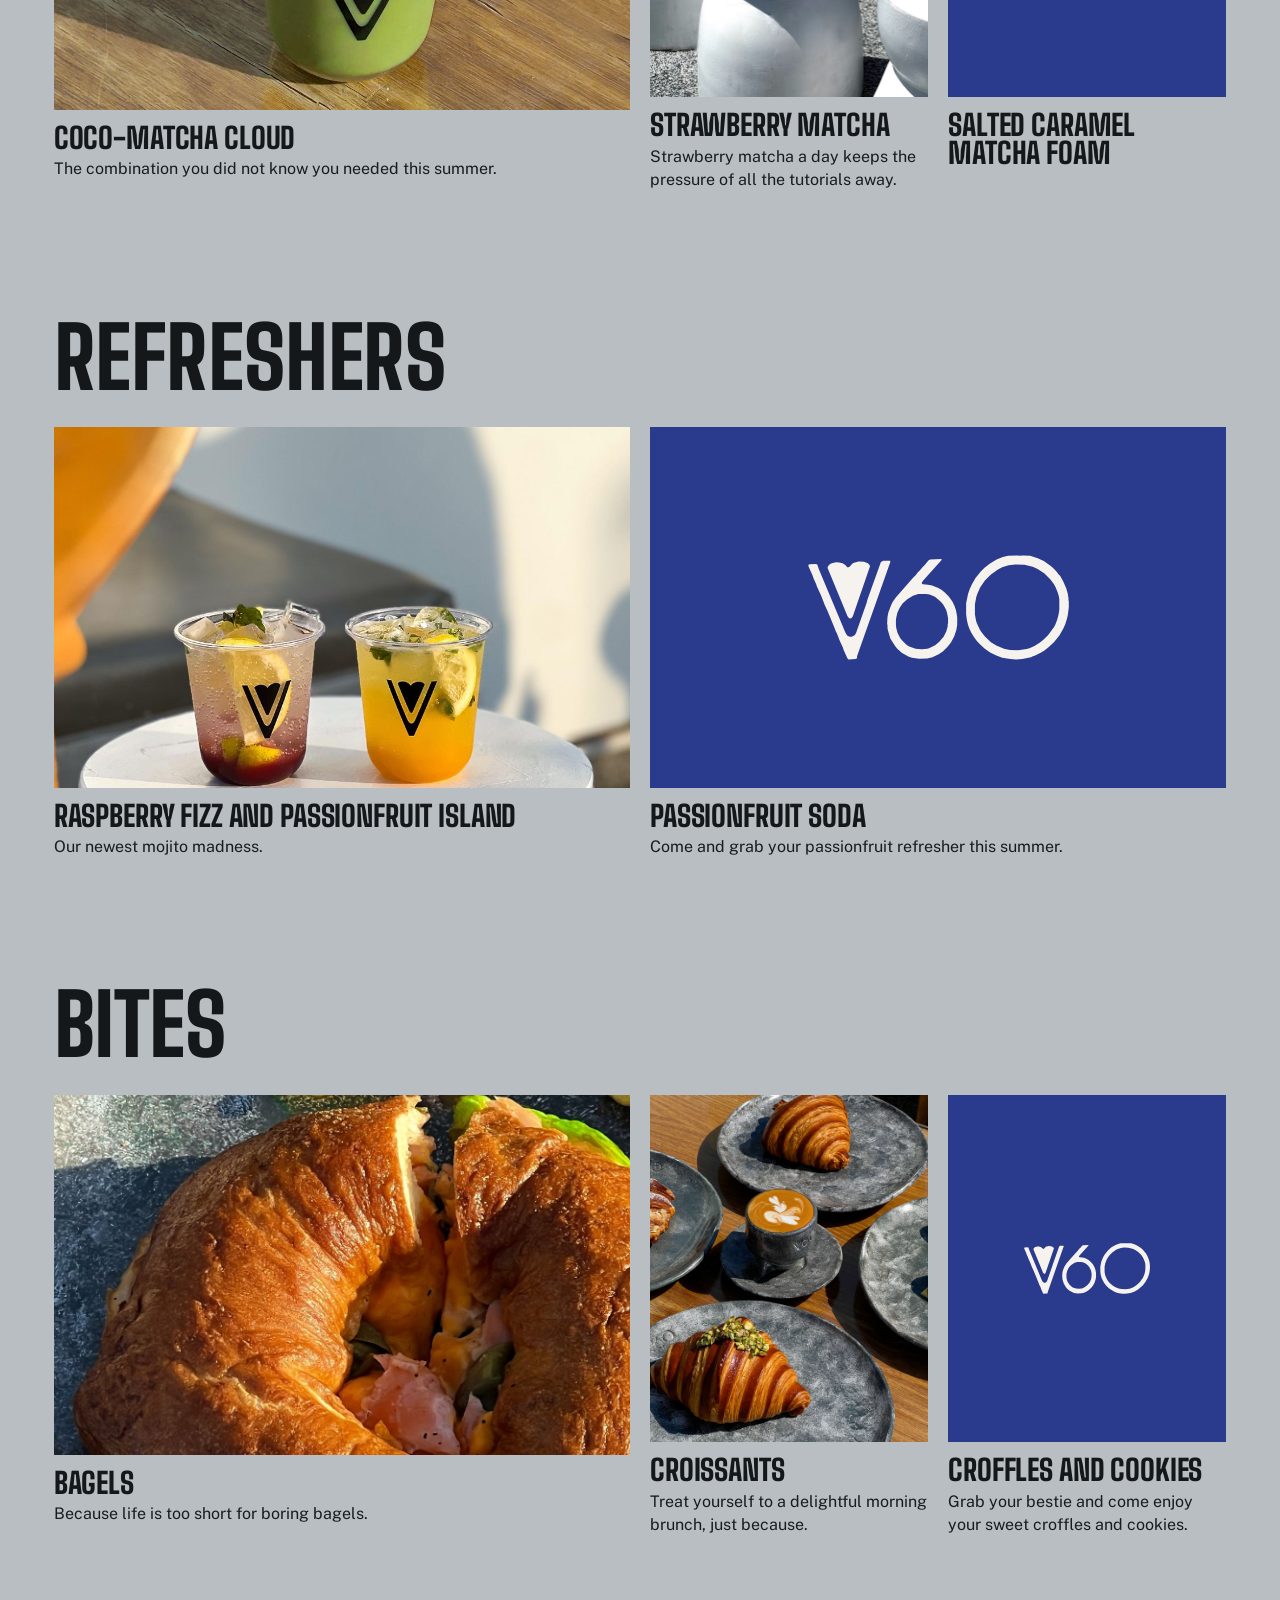
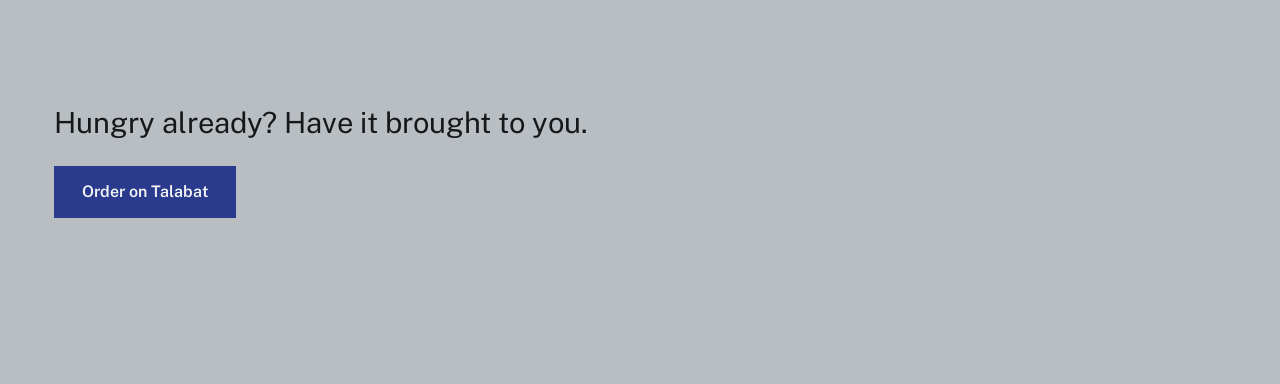
<file: menu.html>
<!doctype html>
<html lang="en">
<head>
<meta charset="utf-8">
<meta name="viewport" content="width=device-width, initial-scale=1, minimum-scale=1">
<title>Menu | V60 Social Space and Coffee</title>
<meta name="description" content="Coffee, filter, matcha, refreshers and bites from V60 Social Space and Coffee.">
<meta name="theme-color" content="#C4C9CC">
<link rel="icon" href="assets/logo-dark.svg" type="image/svg+xml">
<link rel="preload" as="font" type="font/woff2" href="assets/fonts/big-shoulders-latin-800-normal.woff2" crossorigin>
<link rel="preload" as="font" type="font/woff2" href="assets/fonts/public-sans-latin-400-normal.woff2" crossorigin>
<link rel="preload" as="font" type="font/woff2" href="assets/fonts/public-sans-latin-600-normal.woff2" crossorigin>
<style>html.fl body{opacity:0}body{transition:opacity .25s ease}</style>
<script>document.documentElement.classList.add('fl','js');(function(){var d=document,h=d.documentElement,t;function done(){clearTimeout(t);h.classList.remove('fl');requestAnimationFrame(function(){h.classList.add('go')})}t=setTimeout(done,1200);if(d.fonts&&d.fonts.load){Promise.all([d.fonts.load('800 1em "Big Shoulders"'),d.fonts.load('400 1em "Public Sans"'),d.fonts.load('600 1em "Public Sans"')]).then(done,done)}else{done()}})();</script>
<link rel="stylesheet" href="assets/fonts.css?v=10">
<link rel="stylesheet" href="assets/styles.css?v=10">
</head>
<body>
<canvas id="steel-bg" aria-hidden="true"></canvas>

<header class="bar">
  <canvas class="steel-win" aria-hidden="true"></canvas>
  <a class="brand" href="index.html" aria-label="V60 Social Space and Coffee, home"><img src="assets/logo-dark.svg" alt="V60" width="82" height="34"></a>
  <nav class="links" aria-label="Main">
    <a href="menu.html" aria-current="page">Menu</a>
    <a href="find.html">Find us</a>
    <a href="find.html#catering">Catering</a>
  </nav>
  <button class="lang" type="button" data-lang>EN / عربي</button>
  <a class="btn" href="https://www.talabat.com/egypt/v60-coffee" target="_blank" rel="noopener">Order on Talabat</a>
  <button class="burger" type="button" aria-expanded="false" aria-controls="panel-nav">Menu</button>
</header>
<nav class="panel-nav" id="panel-nav" aria-label="Main">
  <canvas class="steel-win" aria-hidden="true"></canvas>
  <a href="menu.html">Menu</a>
  <a href="find.html">Find us</a>
  <a href="find.html#catering">Catering</a>
  <button type="button" data-lang>EN / عربي</button>
</nav>

<main>
  <div class="menu-top">
    <h1 class="rv" data-greet>Good morning</h1>
    <p class="rv" style="--d:80ms">Life's too short to drink bad coffee. Order on Talabat, or come find a stool.</p>
  </div>

  <nav class="cats" aria-label="Menu categories">
    <canvas class="steel-win" aria-hidden="true"></canvas>
    <a href="#coffee">Coffee</a>
    <a href="#matcha">Matcha</a>
    <a href="#refreshers">Refreshers</a>
    <a href="#bites">Bites</a>
  </nav>

  <section class="cat" id="coffee" aria-labelledby="coffee-h">
    <h2 class="rv" id="coffee-h">Coffee</h2>
    <div class="cards">
      <figure class="dish rv"><div class="ph"><img src="assets/img/pistachio-latte.jpg" width="787" height="1400" alt="An iced pistachio latte in a clear cup on a honey wood table." loading="lazy"></div><figcaption><h3>Homemade pistachio latte</h3><p>Our signature, made in house.</p></figcaption></figure>
      <figure class="dish rv"><div class="ph"><img src="assets/img/latte-heart.jpg" width="960" height="1200" alt="A latte with a heart in the foam, seen from above on dark terrazzo." loading="lazy"></div><figcaption><h3>Latte</h3><p>Coffee is a science, but the people making it turn it into art.</p></figcaption></figure>
      <figure class="dish rv"><div class="ph"><img src="assets/img/iced-latte-terrazzo.jpg" width="960" height="1200" alt="An iced latte with swirls of milk on pale terrazzo." loading="lazy"></div><figcaption><h3>Iced latte</h3><p>Coffee dates are just a latte fun.</p></figcaption></figure>
      <figure class="dish rv"><div class="ph"><img src="assets/img/filter-pourover.jpg" width="788" height="1400" alt="A V60 dripper over a carafe of ice, filter coffee dripping through." loading="lazy"></div><figcaption><h3>Filter coffee</h3><p>Brewing moments, one cup at a time.</p></figcaption></figure>
    </div>
  </section>

  <section class="cat" id="matcha" aria-labelledby="matcha-h">
    <h2 class="rv" id="matcha-h">Matcha</h2>
    <div class="cards">
      <figure class="dish wide rv"><div class="ph"><img src="assets/img/coco-matcha-cloud.jpg" width="1043" height="1200" alt="Coco-Matcha Cloud, an iced matcha in a clear cup on a honey wood table." loading="lazy"></div><figcaption><h3>Coco-Matcha Cloud</h3><p>The combination you did not know you needed this summer.</p></figcaption></figure>
      <figure class="dish rv"><div class="ph"><img src="assets/img/strawberry-matcha.jpg" width="1120" height="1400" alt="Two strawberry matcha drinks in a cardboard carrier on a white stool." loading="lazy"></div><figcaption><h3>Strawberry Matcha</h3><p>Strawberry matcha a day keeps the pressure of all the tutorials away.</p></figcaption></figure>
      <figure class="dish text rv"><div class="ph"><img src="assets/logo-light.svg" width="748" height="309" alt="" loading="lazy"></div><figcaption><h3>Salted Caramel Matcha Foam</h3></figcaption></figure>
    </div>
  </section>

  <section class="cat" id="refreshers" aria-labelledby="ref-h">
    <h2 class="rv" id="ref-h">Refreshers</h2>
    <div class="cards">
      <figure class="dish wide rv"><div class="ph"><img src="assets/img/raspberry-passion.jpg" width="1012" height="1800" alt="A purple and a yellow refresher on a white stool." loading="lazy"></div><figcaption><h3>Raspberry Fizz and Passionfruit Island</h3><p>Our newest mojito madness.</p></figcaption></figure>
      <figure class="dish wide text rv"><div class="ph"><img src="assets/logo-light.svg" width="748" height="309" alt="" loading="lazy"></div><figcaption><h3>Passionfruit Soda</h3><p>Come and grab your passionfruit refresher this summer.</p></figcaption></figure>
    </div>
  </section>

  <section class="cat" id="bites" aria-labelledby="bites-h">
    <h2 class="rv" id="bites-h">Bites</h2>
    <div class="cards">
      <figure class="dish wide rv"><div class="ph"><img src="assets/img/bagel-close.jpg" width="1200" height="1200" alt="A bagel torn open, layered with salmon and greens." loading="lazy"></div><figcaption><h3>Bagels</h3><p>Because life is too short for boring bagels.</p></figcaption></figure>
      <figure class="dish rv"><div class="ph"><img src="assets/img/croissants.jpg" width="1280" height="1600" alt="Croissants and pastries on stone plates beside a latte." loading="lazy"></div><figcaption><h3>Croissants</h3><p>Treat yourself to a delightful morning brunch, just because.</p></figcaption></figure>
      <figure class="dish text rv"><div class="ph"><img src="assets/logo-light.svg" width="748" height="309" alt="" loading="lazy"></div><figcaption><h3>Croffles and cookies</h3><p>Grab your bestie and come enjoy your sweet croffles and cookies.</p></figcaption></figure>
    </div>
  </section>

  <section class="menu-end" aria-labelledby="end-h">
    <h2 class="sr" id="end-h">Order</h2>
    <p>Hungry already? Have it brought to you.</p>
    <a class="btn" href="https://www.talabat.com/egypt/v60-coffee" target="_blank" rel="noopener">Order on Talabat</a>
  </section>
</main>

<dialog id="lang-dialog" aria-label="Language">
  <p>Arabic is not in this preview. It will be live in the final version.</p>
  <button class="btn" type="button" data-close>Got it</button>
</dialog>
<script src="assets/app.js?v=10" defer></script>
</body>
</html>
</file>
<file: assets/fonts.css>
@font-face{font-family:"Big Shoulders";font-style:normal;font-weight:800;font-display:block;src:url("fonts/big-shoulders-latin-800-normal.woff2") format("woff2");unicode-range:U+0000-00FF,U+0131,U+0152-0153,U+02BB-02BC,U+02C6,U+02DA,U+02DC,U+2000-206F,U+20AC,U+2122,U+2191,U+2193,U+2212,U+2215,U+FEFF,U+FFFD}
@font-face{font-family:"Public Sans";font-style:normal;font-weight:400;font-display:block;src:url("fonts/public-sans-latin-400-normal.woff2") format("woff2");unicode-range:U+0000-00FF,U+0131,U+0152-0153,U+02BB-02BC,U+02C6,U+02DA,U+02DC,U+2000-206F,U+20AC,U+2122,U+2191,U+2193,U+2212,U+2215,U+FEFF,U+FFFD}
@font-face{font-family:"Public Sans";font-style:normal;font-weight:600;font-display:block;src:url("fonts/public-sans-latin-600-normal.woff2") format("woff2");unicode-range:U+0000-00FF,U+0131,U+0152-0153,U+02BB-02BC,U+02C6,U+02DA,U+02DC,U+2000-206F,U+20AC,U+2122,U+2191,U+2193,U+2212,U+2215,U+FEFF,U+FFFD}
</file>
<file: assets/styles.css>
:root{
  --ground:#C4C9CC;
  --steel:#C4C9CC;
  --paper:#F2F4F5;
  --ink:#15181B;
  --ink-soft:#181C1F;
  --sky:#AEBFE3;
  --accent:#2A3A8C;
  --accent-deep:#202D72;
  --accent-lt:#8FA8E0;
  --granite:#2A2F31;

  --m:clamp(20px,4.2vw,64px);
  --hh:72px;
  --gap:clamp(96px,13vw,192px);

  --step-small:clamp(.875rem,.85rem + .1vw,.9375rem);
  --step-body:clamp(1.0625rem,1rem + .25vw,1.1875rem);
  --step-lead:clamp(1.375rem,1.1rem + .9vw,1.875rem);
  --step-head:clamp(2.75rem,1.3rem + 5vw,5.75rem);
  --step-display:clamp(4.25rem,2rem + 8.4vw,9.75rem);
  --step-sub:clamp(2.25rem,1.2rem + 3vw,3.75rem);

  --ease:cubic-bezier(.23,1,.32,1);
}
*,*::before,*::after{box-sizing:border-box}
html{-webkit-text-size-adjust:100%;overflow-x:clip;background:#B9BEC2}
body{margin:0;overflow-x:clip;background:transparent;color:var(--ink);font:400 var(--step-body)/1.55 "Public Sans",system-ui,sans-serif;-webkit-font-smoothing:antialiased;text-rendering:optimizeLegibility}
img{display:block;max-width:100%;height:auto}
a{color:inherit}
button{font:inherit;color:inherit}
h1,h2,h3{margin:0;font-family:"Big Shoulders","Arial Narrow",sans-serif;font-weight:800;text-transform:uppercase;letter-spacing:-.005em;line-height:.9;text-wrap:balance}
p{margin:0;text-wrap:pretty}
ul{margin:0;padding:0;list-style:none}
.sr{position:absolute;width:1px;height:1px;margin:-1px;padding:0;overflow:hidden;clip:rect(0 0 0 0);white-space:nowrap;border:0}
:focus-visible{outline:3px solid var(--ink);outline-offset:3px}
.dark :focus-visible,.end :focus-visible{outline-color:var(--paper)}
::selection{background:var(--sky);color:var(--ink)}

/* stainless */
.steel-win{position:absolute;left:0;top:0;width:100%;height:100%;z-index:-1;pointer-events:none;display:block}
html.nogl .bar,html.nogl .cats,html.nogl .panel-nav{background:#B9BEC2}
html.nogl .steel-win{display:none}
#steel-bg{position:fixed;left:0;top:0;width:100%;height:100%;height:100lvh;z-index:-1;display:block;pointer-events:none}
html.nogl body{background:#B9BEC2 url("img/steel-table.jpg") center/cover fixed}


/* header */
.bar{position:sticky;top:0;z-index:40;height:var(--hh);display:flex;align-items:center;gap:20px;padding:0 var(--m);isolation:isolate}
.brand{display:block;flex:none;line-height:0}
.brand img{height:34px;width:auto}
.links{display:flex;gap:32px;margin-left:auto}
.links a,.lang{font-size:var(--step-small);font-weight:600;text-decoration:none;min-height:44px;display:inline-flex;align-items:center;color:var(--ink)}
.lang{background:none;border:0;padding:0;cursor:pointer}
.bar .btn{min-height:44px;padding:0 20px;animation:cta-in .35s var(--ease) both}
.bar.no-cta .btn{display:none}
@keyframes cta-in{from{opacity:0;transform:translateX(10px)}to{opacity:1;transform:none}}
.burger{display:none;background:none;border:0;padding:0 4px;min-height:44px;font-size:var(--step-small);font-weight:600;cursor:pointer;color:var(--ink)}
.panel-nav{display:none}

.btn{display:inline-flex;align-items:center;justify-content:center;min-height:52px;padding:0 28px;background:var(--accent);color:var(--paper);font:600 1rem/1 "Public Sans",sans-serif;text-decoration:none;border:0;cursor:pointer;white-space:nowrap;transition:transform .16s var(--ease),background-color .16s var(--ease)}
.btn:active{transform:scale(.97)}
.tlink{font-weight:600;text-decoration:underline;text-decoration-thickness:2px;text-underline-offset:5px;display:inline-flex;align-items:center;min-height:44px}
@media (hover:hover) and (pointer:fine){
  .btn:hover{background:var(--accent-deep)}
  .tlink:hover{text-decoration-thickness:4px}
  .links a:hover{text-decoration:underline;text-underline-offset:6px;text-decoration-thickness:2px}
}

/* hero */
.hero{display:grid;grid-template-columns:minmax(0,1fr) minmax(0,1.1fr);min-height:calc(100svh - var(--hh))}
.hero-copy{padding:var(--m);display:flex;flex-direction:column;justify-content:flex-end;gap:28px}
.hero h1{font-size:clamp(3.25rem,7.3vw,9rem);line-height:.88;margin-left:-.03em}
.ln{white-space:nowrap}
.ln{display:block;overflow:hidden;padding-bottom:.06em;margin-bottom:-.06em}
.ln>span{display:block}
.hero .lead{font-size:var(--step-lead);line-height:1.35;max-width:22em}
.hero-actions{display:flex;flex-wrap:wrap;align-items:center;gap:8px 28px}
.hero-photo{position:relative;overflow:hidden;background:var(--sky)}
.hero-photo img{position:absolute;inset:0;width:100%;height:100%;object-fit:cover;object-position:50% 36%}

/* section scaffolding */
section{position:relative}
.wrap{padding-inline:var(--m)}
.gap-top{padding-top:var(--gap)}
.head{font-size:var(--step-head);line-height:.9}

/* intro */
.intro{padding-top:var(--gap)}
.intro h2{max-width:13em}
.caps{display:flex;gap:48px;margin-top:28px;font-size:var(--step-small);line-height:1.5;color:var(--ink-soft)}
.caps p{width:210px}
.pano{margin:40px 0 0}
.pano img{width:100%;aspect-ratio:21/9;object-fit:cover;object-position:50% 48%}

/* band */
.band-head{padding:var(--gap) var(--m) 0 calc(var(--m) + 16.6%)}
.band-head h2{max-width:11em}
.band{display:flex;height:68svh;min-height:420px;margin-top:64px}
.panel{position:relative;flex:1 1 0;min-width:0;overflow:hidden;transition:flex-grow .5s var(--ease);margin:0;background:var(--sky)}
.panel:nth-child(1){flex-grow:5}.panel:nth-child(2){flex-grow:2}.panel:nth-child(3){flex-grow:3}.panel:nth-child(4){flex-grow:2}
.panel img{width:100%;height:100%;object-fit:cover}
.panel-title{position:absolute;top:0;left:0;max-width:16em;padding:24px;background:rgba(21,24,27,.7);color:var(--paper);font-family:"Big Shoulders",sans-serif;font-weight:800;text-transform:uppercase;font-size:var(--step-lead);line-height:.95}
.band-cap{padding:20px var(--m) 0;max-width:calc(36em + var(--m) * 2);color:var(--ink-soft)}
@media (hover:hover) and (pointer:fine){.band .panel:hover{flex-grow:6}}

/* lobby */
.lobby{padding:var(--gap) var(--m) 0}
.lobby-head{display:grid;grid-template-columns:minmax(0,7fr) minmax(0,5fr);gap:32px;align-items:end}
.lobby-head p{font-size:var(--step-lead);line-height:1.35;max-width:22em}
.lobby-plate{margin-top:64px}
.lobby-grid{display:grid;grid-template-columns:minmax(0,5fr) minmax(0,3fr) minmax(0,4fr);gap:16px;align-items:end}
.lobby-grid figure{margin:0;overflow:hidden;background:var(--sky)}
.lobby-grid img{width:100%;height:100%;object-fit:cover}
.lobby-grid .a{aspect-ratio:3/4}
.lobby-grid .b{aspect-ratio:1/2.1}
.lobby-grid .c{aspect-ratio:4/5}

/* picker */
.pick{display:grid;grid-template-columns:minmax(0,5fr) minmax(0,6fr);grid-template-areas:"h photo" "chips photo" "out photo";grid-template-rows:auto auto 1fr;column-gap:clamp(32px,8vw,128px);padding:var(--gap) var(--m) 0;align-items:start}
.pick>h2{grid-area:h}.pick>.chips{grid-area:chips}.pick>.pick-photo{grid-area:photo}.pick>.pick-out{grid-area:out}
.pick h2{margin-bottom:32px}
.chips{border:0;margin:0;padding:0;min-width:0}
.chips{display:flex;flex-wrap:wrap;gap:8px}
.chips input{position:absolute;opacity:0;width:1px;height:1px}
.chips label{display:inline-flex;align-items:center;min-height:48px;padding:0 16px;background:var(--paper);font-weight:600;cursor:pointer;transition:background-color .16s var(--ease),color .16s var(--ease),transform .16s var(--ease)}
.chips label:active{transform:scale(.97)}
.chips input:checked+label{background:var(--ink);color:var(--paper)}
.chips input:focus-visible+label{outline:3px solid var(--ink);outline-offset:3px}
@media (hover:hover) and (pointer:fine){.chips input:not(:checked)+label:hover{background:var(--sky)}}
.pick-out{margin-top:72px;min-height:12.5em}
.pick-out h3{font-size:var(--step-sub);line-height:.92}
.pick-out p{margin-top:16px;max-width:26em;font-size:var(--step-lead);line-height:1.35}
.pick-out .tlink{margin-top:20px}
.pick-photo{aspect-ratio:4/5;background:var(--sky);overflow:hidden;position:relative}
.pick-photo img{position:absolute;inset:0;width:100%;height:100%;object-fit:cover;transition:opacity .22s var(--ease)}
.pick-photo img.out{opacity:0}

/* sticky sequence */
.seq-intro{padding:var(--gap) var(--m) 56px;display:grid;grid-template-columns:minmax(0,7fr) minmax(0,5fr);gap:32px;align-items:end}
.seq-intro p{font-size:var(--step-lead);line-height:1.35;max-width:24em}
.seq{position:relative;height:300svh}
.seq figure{position:sticky;top:0;height:100svh;margin:0;overflow:hidden;background:var(--granite)}
.seq figure:nth-child(2){z-index:2}.seq figure:nth-child(3){z-index:3}
.seq img{width:100%;height:100%;object-fit:cover}
.seq figcaption{position:absolute;left:0;right:0;bottom:0;padding:48px var(--m) 28px;background:rgba(21,24,27,.68);color:var(--paper);font-size:var(--step-body);min-height:120px;display:flex;align-items:flex-end}

/* about */
.about{padding:var(--gap) var(--m) 0}
.about .lead{margin-top:28px;font-size:var(--step-lead);line-height:1.38;max-width:30em}
.tiles{display:grid;grid-template-columns:minmax(0,8fr) minmax(0,4fr);gap:16px;margin-top:72px;align-items:start}
.photo-wide{position:relative;aspect-ratio:16/10;overflow:hidden;margin:0;background:var(--sky)}
.photo-wide img{width:100%;height:100%;object-fit:cover;object-position:50% 42%}
.note{position:absolute;top:0;right:0;width:340px;max-width:70%;padding:20px;background:var(--paper)}
.tile-cobalt{aspect-ratio:4/3.1;display:grid;place-items:center;padding:12%;background:var(--accent)}
.tile-cobalt img{width:100%;max-width:340px}
.facts{display:grid;grid-template-columns:1fr 1fr;gap:20px 24px;margin-top:24px}
.facts dt{font-size:var(--step-small);color:var(--ink-soft)}
.facts dd{margin:2px 0 0;font-weight:600;line-height:1.35}
.facts a{text-decoration:underline;text-underline-offset:4px;text-decoration-thickness:2px}

/* menu sheet */
.sheet-ground{background:var(--sky);margin-top:var(--gap);padding:var(--gap) var(--m);display:grid;grid-template-columns:minmax(0,1fr) minmax(0,640px);gap:clamp(32px,6vw,96px);align-items:start}
.sheet-photo{position:sticky;top:calc(var(--hh) + 24px);aspect-ratio:4/5;max-height:calc(100svh - var(--hh) - 48px);width:100%;overflow:hidden;margin:0;background:var(--paper);justify-self:end}
.sheet-photo img{width:100%;height:100%;object-fit:cover}
.sheet{position:relative;background:var(--paper);padding:88px clamp(28px,5vw,64px);text-align:center}
.sheet::before,.sheet::after{content:"";position:absolute;left:0;right:0;height:12px;background:url("data:image/svg+xml,%3Csvg xmlns='http://www.w3.org/2000/svg' width='40' height='12' viewBox='0 0 40 12'%3E%3Ccircle cx='20' cy='0' r='12' fill='%23AEBFE3'/%3E%3C/svg%3E") repeat-x}
.sheet::before{top:0}
.sheet::after{bottom:0;transform:scaleY(-1)}
.sheet h2{font-size:var(--step-head)}
.sheet .sub{margin-top:12px;font-size:var(--step-small);color:var(--ink-soft)}
.sheet-group{margin-top:56px}
.sheet-group h3{font-size:var(--step-lead);margin-bottom:20px}
.sheet-group li+li{margin-top:16px}
.sheet-group b{display:block;font-weight:600}
.sheet-group span{display:block;font-size:1rem;color:var(--ink-soft);margin-top:2px}
.sheet-end{margin-top:56px;display:grid;gap:4px;justify-items:center}
.sheet-end .tlink{margin-top:8px}

/* closing */
.strip{display:grid;grid-template-columns:repeat(3,minmax(0,1fr));grid-template-rows:minmax(0,1fr);height:40svh;min-height:260px;overflow:hidden}
.strip img{width:100%;height:100%;min-height:0;object-fit:cover}
.end{background:var(--ink);color:var(--paper)}
.field{display:grid;grid-template-columns:minmax(0,7fr) minmax(0,5fr);gap:32px;padding:clamp(56px,7vw,96px) var(--m);align-items:center}
.field .say{font-family:"Big Shoulders",sans-serif;font-weight:800;text-transform:uppercase;font-size:var(--step-lead);line-height:1.05;max-width:24em}
.field .say a{text-decoration:underline;text-decoration-thickness:4px;text-underline-offset:6px;text-decoration-color:var(--accent-lt)}
.field .small{margin-top:32px;max-width:34em;font-size:var(--step-small);color:#CFD3D6}
.field .small a{color:var(--paper)}
.field img{width:min(320px,70%);justify-self:end}

.card{position:relative;background:var(--paper);color:var(--ink);margin:0 var(--m);padding:calc(var(--m) + 32px) clamp(24px,5vw,72px) 28px;display:grid;grid-template-columns:minmax(0,1fr) minmax(0,1fr);gap:32px 48px}
.card::before{content:"";position:absolute;left:0;right:0;top:0;height:calc(100% / 24 * 1);height:clamp(28px,4vw,56px);background:url("data:image/svg+xml,%3Csvg xmlns='http://www.w3.org/2000/svg' width='100' height='50' viewBox='0 0 100 50' preserveAspectRatio='none'%3E%3Cellipse cx='50' cy='0' rx='48' ry='48' fill='%2315181B'/%3E%3C/svg%3E") repeat-x;background-size:calc(100% / 12) 100%}
.card h2{font-size:var(--step-head)}
.card .msg{margin-top:16px;font-size:var(--step-body);max-width:24em}
.addr{display:grid;gap:12px;font-size:var(--step-body)}
.addr a{text-decoration:underline;text-decoration-thickness:2px;text-underline-offset:5px;min-height:28px}
.imprint{grid-column:1/-1;text-align:center;font-size:var(--step-small);color:var(--ink-soft);padding-top:24px}
.end .tail{height:var(--m)}

/* dialog */
dialog{border:0;padding:32px;max-width:min(420px,calc(100vw - 40px));background:var(--paper);color:var(--ink)}
dialog::backdrop{background:rgba(21,24,27,.5)}
dialog p{font-size:var(--step-lead);line-height:1.3;font-family:"Big Shoulders",sans-serif;font-weight:800;text-transform:uppercase}
dialog .btn{margin-top:24px}

/* menu page */
.menu-top{padding:clamp(56px,8vw,112px) var(--m) 40px}
.menu-top h1{font-size:var(--step-display)}
.menu-top p{margin-top:20px;font-size:var(--step-lead);line-height:1.35;max-width:24em}
.cats{position:sticky;top:var(--hh);z-index:30;isolation:isolate;padding:12px var(--m);display:flex;flex-wrap:wrap;gap:8px}
.cats a{flex:none;display:inline-flex;align-items:center;min-height:48px;padding:0 20px;background:var(--paper);font-weight:600;text-decoration:none;transition:background-color .16s var(--ease),color .16s var(--ease)}
.cats a[aria-current="true"]{background:var(--ink);color:var(--paper)}
@media (hover:hover) and (pointer:fine){.cats a:not([aria-current="true"]):hover{background:var(--sky)}}
.cat{padding:clamp(96px,10vw,152px) var(--m) 0;scroll-margin-top:calc(var(--hh) + 72px)}
.cat:first-of-type{padding-top:48px}
.cat>h2{font-size:var(--step-head);margin-bottom:32px}
.cards{display:grid;grid-template-columns:repeat(4,minmax(0,1fr));gap:40px 20px}
.cards .rv:nth-child(2){--d:70ms}.cards .rv:nth-child(3){--d:140ms}.cards .rv:nth-child(4){--d:210ms}
.dish{margin:0;display:flex;flex-direction:column}
.dish .ph{aspect-ratio:4/5;overflow:hidden;background:var(--sky)}
.dish img{width:100%;height:100%;object-fit:cover}
.dish h3{margin-top:14px;font-size:var(--step-lead);line-height:.95}
.dish p{margin-top:6px;font-size:1rem;color:var(--ink-soft);line-height:1.45}
.dish.wide{grid-column:span 2}
@media (max-width:1099px){.cards{grid-template-columns:repeat(2,minmax(0,1fr))}}
@media (max-width:599px){.cards{grid-template-columns:minmax(0,1fr)}.dish.wide{grid-column:auto}.dish.wide .ph{aspect-ratio:4/5}}
.dish.wide .ph{aspect-ratio:8/5}
.dish.text .ph{display:grid;place-items:center;background:var(--accent)}
.dish.text .ph img{width:46%;height:auto;object-fit:contain}
.menu-end{padding:var(--gap) var(--m)}
.menu-end p{font-size:var(--step-lead);line-height:1.35;max-width:24em;margin-bottom:24px}

/* find page */
.strip.pad{margin-top:var(--gap)}
.find-top{display:grid;grid-template-columns:minmax(0,1fr) minmax(0,1fr);min-height:calc(100svh - var(--hh))}
.find-top .copy{padding:var(--m);display:flex;flex-direction:column;justify-content:flex-end;gap:24px}
.find-top h1{font-size:var(--step-display)}
.find-top .lead{font-size:var(--step-lead);line-height:1.35;max-width:22em}
.find-top .ph{position:relative;overflow:hidden;background:var(--sky)}
.find-top .ph img{position:absolute;inset:0;width:100%;height:100%;object-fit:cover;object-position:50% 40%}
.where{display:grid;grid-template-columns:minmax(0,7fr) minmax(0,5fr);gap:clamp(32px,8vw,128px);padding:var(--gap) var(--m) 0;align-items:start}
.where li{display:grid;gap:14px;padding:0 0 clamp(72px,8vw,120px)}
.where figure{margin:0;position:sticky;top:calc(var(--hh) + 24px);aspect-ratio:4/5;overflow:hidden;background:var(--sky)}
.where figure img{width:100%;height:100%;object-fit:cover}
.where h2{font-size:var(--step-head)}
.where .info{display:grid;gap:4px;justify-items:start}
.where .info b{font-weight:600}
.where .info span{color:var(--ink-soft)}
.cater{display:grid;grid-template-columns:minmax(0,5fr) minmax(0,6fr);gap:clamp(32px,8vw,128px);padding:var(--gap) var(--m) 0;align-items:start}
.cater .ph{aspect-ratio:4/5;overflow:hidden;background:var(--sky);margin:0}
.cater .ph img{width:100%;height:100%;object-fit:cover}
.cater h2{margin-bottom:28px}
.cater .lead{font-size:var(--step-lead);line-height:1.35;max-width:26em}
.cater ul{margin-top:32px;display:grid;gap:12px}
.cater li{font-weight:600}
.cater .tlink{margin-top:28px}

/* motion */
.js .rv{opacity:0;transform:translateY(24px);transition:opacity .6s var(--ease),transform .6s var(--ease);transition-delay:var(--d,0ms)}
.js .rv.in{opacity:1;transform:none}
.js .ln>span{transform:translateY(108%)}
.js.go .ln>span{transform:none;transition:transform .9s var(--ease);transition-delay:var(--d,0ms)}
.js .hero-fade{opacity:0;transform:translateY(16px)}
.js.go .hero-fade{opacity:1;transform:none;transition:opacity .6s var(--ease) .5s,transform .6s var(--ease) .5s}
@keyframes drift{from{transform:scale(1.07)}to{transform:scale(1)}}
.hero-photo img,.find-top .ph img{animation:drift 2.4s var(--ease) both}

@media (prefers-reduced-motion:reduce){
  .bar .btn{animation:none}
  .js .rv,.js .hero-fade{opacity:1;transform:none;transition:none}
  .js .ln>span{transform:none;transition:none}
  .hero-photo img,.find-top .ph img{animation:none}
  .panel,.btn,.chips label,.pick-photo img{transition:none}
}

/* tablet and phone */
@media (max-width:1100px){
  .links{gap:20px}
  .tiles{grid-template-columns:minmax(0,1fr)}
  .tile-cobalt{aspect-ratio:3/2}
  .note{position:static;width:auto;max-width:none}
}
@media (max-width:899px){
  :root{--hh:64px}
  .links,.bar .lang{display:none}
  .burger{display:inline-flex;align-items:center;margin-left:0}
  .bar .btn{margin-left:auto}
  .bar.no-cta .burger{margin-left:auto}
  .panel-nav{position:fixed;left:0;right:0;top:var(--hh);z-index:39;isolation:isolate;padding:8px var(--m) 24px;display:none;flex-direction:column}
  .panel-nav.open{display:flex}
  .panel-nav a,.panel-nav button{font-family:"Big Shoulders",sans-serif;font-weight:800;text-transform:uppercase;font-size:var(--step-head);line-height:1;text-decoration:none;padding:12px 0;min-height:56px;background:none;border:0;text-align:left;cursor:pointer;color:var(--ink)}
  .hero{grid-template-columns:minmax(0,1fr);min-height:0}
  .hero-copy{padding:32px var(--m) 40px;gap:20px}
  .hero-photo{aspect-ratio:4/5;order:2}
  .hero .lead{font-size:1.3125rem}
  .hero h1{font-size:clamp(3.25rem,16.4vw,8rem)}
  .caps{flex-direction:column;gap:12px}
  .caps p{width:auto;max-width:22em}
  .pano img{aspect-ratio:4/5;object-position:50% 50%}
  .band-head{padding-left:var(--m)}
  .lobby-head{grid-template-columns:minmax(0,1fr)}
  .lobby-grid{grid-template-columns:minmax(0,1fr) minmax(0,1fr);margin-top:40px}
  .lobby-grid .a{grid-column:1/-1;aspect-ratio:4/5}
  .lobby-grid .b{aspect-ratio:1/2}
  .lobby-grid .c{aspect-ratio:3/5}
  .band{display:grid;grid-template-columns:1.78fr 1fr;grid-template-rows:1fr 1fr;height:84svh;margin-top:40px}
  .panel:nth-child(n){flex:none}
  .panel:nth-child(3){grid-column:1}
  .panel:nth-child(3){grid-row:2}
  .band .panel:nth-child(1){grid-column:1;grid-row:1}
  .band .panel:nth-child(2){grid-column:2;grid-row:1}
  .band .panel:nth-child(3){grid-column:1;grid-row:2}
  .band .panel:nth-child(4){grid-column:2;grid-row:2}
  .pick{grid-template-columns:minmax(0,1fr);grid-template-areas:"h" "chips" "photo" "out";grid-template-rows:none;row-gap:0}
  .pick>.pick-photo{margin-top:8px}
  .pick-out{margin-top:32px}
  .pick-out{min-height:0}
  .seq-intro{grid-template-columns:minmax(0,1fr);padding-bottom:40px}
  .seq{height:264svh}
  .seq figure{height:88svh}
  .sheet-ground{grid-template-columns:minmax(0,1fr);padding:72px 10px}
  .sheet-photo{display:none}
  .sheet{padding:80px 28px}
  .strip{grid-template-columns:minmax(0,1fr) minmax(0,1fr);grid-template-rows:auto auto;height:auto;min-height:0;overflow:visible}
  .strip img:first-child{grid-column:1/-1;aspect-ratio:4/3;height:auto}
  .strip img:not(:first-child){aspect-ratio:1/1;height:auto}
  .field{grid-template-columns:minmax(0,1fr)}
  .field img{justify-self:start;width:min(220px,60%)}
  .card{grid-template-columns:minmax(0,1fr);padding-top:calc(var(--m) + 36px)}
  .card::before{background-size:calc(100% / 6) 100%}
  .find-top{grid-template-columns:minmax(0,1fr);min-height:0}
  .find-top .ph{aspect-ratio:4/5;order:2}
  .cater{grid-template-columns:minmax(0,1fr);gap:40px}
  .cater .ph{order:2}
}
@media (max-width:699px){
  .where{grid-template-columns:minmax(0,1fr)}
  .where figure{position:static}
}
@media (max-width:420px){
  .cats a{padding:0 12px;font-size:.9375rem}
  .bar{gap:12px}
  .bar .btn{padding:0 14px;font-size:.9375rem}
  .brand img{height:30px}
}
</file>
